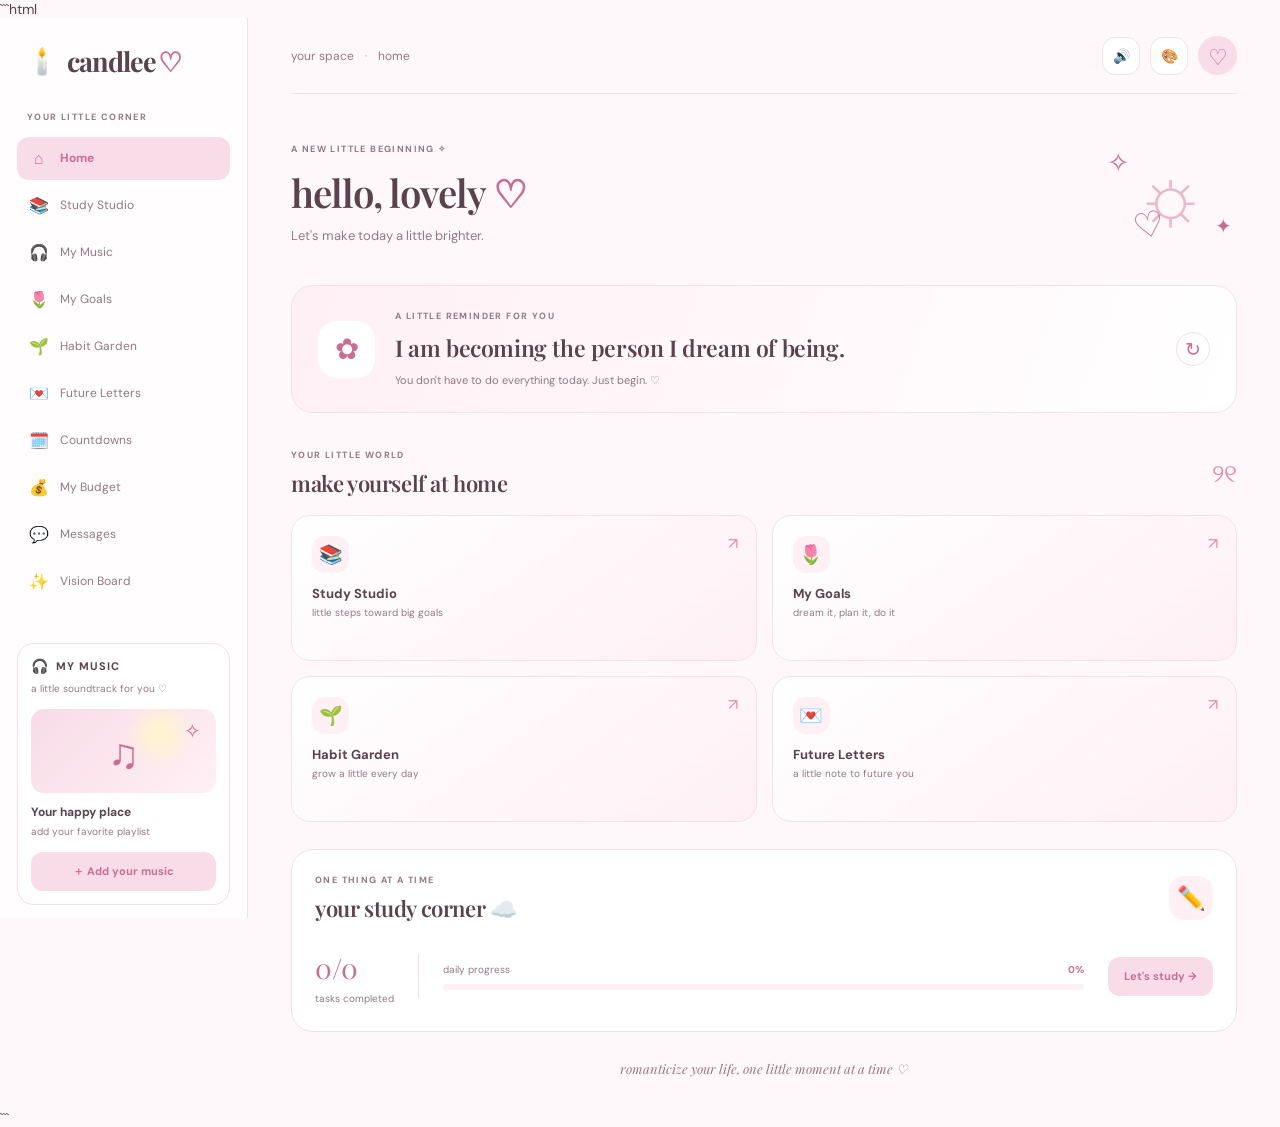
<file: Index.html>
```html
<!DOCTYPE html>
<html lang="en">
<head>
  <meta charset="UTF-8">
  <meta name="viewport" content="width=device-width, initial-scale=1.0">

  <title>Candlee ♡ A Little Light for Your Everyday</title>

  <meta name="description" content="Your cozy personal space for studying, dreaming, building habits, and becoming who you want to be.">

  <link rel="preconnect" href="https://fonts.googleapis.com">
  <link rel="preconnect" href="https://fonts.gstatic.com" crossorigin>

  <link href="https://fonts.googleapis.com/css2?family=DM+Sans:wght@400;500;600;700&family=Playfair+Display:ital,wght@0,500;0,600;0,700;1,500&display=swap" rel="stylesheet">

  <link rel="stylesheet" href="style.css">
</head>

<body data-theme="pink">

  <div class="app-shell">

    <!-- SIDEBAR -->
    <aside class="sidebar">

      <a href="#" class="brand" aria-label="Candlee home">
        <span class="brand-icon">🕯️</span>
        <span class="brand-name">candlee<span class="brand-heart">♡</span></span>
      </a>

      <p class="sidebar-caption">YOUR LITTLE CORNER</p>

      <nav class="navigation" aria-label="Main navigation">

        <button class="nav-item active" data-page="home">
          <span>⌂</span> Home
        </button>

        <button class="nav-item" data-page="study">
          <span>📚</span> Study Studio
        </button>

        <button class="nav-item" data-page="music">
          <span>🎧</span> My Music
        </button>

        <button class="nav-item" data-page="goals">
          <span>🌷</span> My Goals
        </button>

        <button class="nav-item" data-page="habits">
          <span>🌱</span> Habit Garden
        </button>

        <button class="nav-item" data-page="letters">
          <span>💌</span> Future Letters
        </button>

        <button class="nav-item" data-page="countdowns">
          <span>🗓️</span> Countdowns
        </button>

        <button class="nav-item" data-page="budget">
          <span>💰</span> My Budget
        </button>

        <button class="nav-item" data-page="messages">
          <span>💬</span> Messages
        </button>

        <button class="nav-item" data-page="vision">
          <span>✨</span> Vision Board
        </button>

      </nav>

      <div class="sidebar-divider"></div>

      <!-- MINI MUSIC PLAYER -->
      <section class="mini-widget music-widget">

        <div class="widget-heading">
          <span>🎧</span>
          <h3>MY MUSIC</h3>
        </div>

        <p class="widget-subtitle">a little soundtrack for you ♡</p>

        <div class="music-art" aria-hidden="true">
          <span>♫</span>
          <span class="music-sparkle">✧</span>
        </div>

        <p class="music-title" id="playlist-name">Your happy place</p>
        <p class="music-description" id="playlist-description">
          add your favorite playlist
        </p>

        <button class="soft-button full-button" id="add-music-button">
          ＋ Add your music
        </button>

        <div class="music-embed" id="music-embed"></div>

        <div class="music-settings" id="music-settings" hidden>
          <label for="spotify-link">Spotify playlist link</label>

          <input
            type="url"
            id="spotify-link"
            placeholder="Paste your playlist link..."
          >

          <button class="soft-button full-button" id="save-music-button">
            Add playlist ♡
          </button>

          <button class="text-button full-button" id="cancel-music-button">
            Cancel
          </button>

          <p class="tiny-note">
            You can also explore account connection options in a future update.
          </p>
        </div>

      </section>

      <!-- MINI STUDY PLAN -->
      <section class="mini-widget study-widget">

        <button class="widget-heading study-widget-toggle" id="study-widget-toggle" aria-expanded="true">
          <span>📝</span>
          <h3>MY STUDY PLAN</h3>
          <span class="expand-icon" id="expand-icon">⌄</span>
        </button>

        <p class="widget-subtitle" id="study-date-label">
          little steps, big dreams ♡
        </p>

        <div id="mini-study-content">

          <div class="progress-info">
            <span>Today's progress</span>
            <span id="mini-progress-text">0%</span>
          </div>

          <div class="progress-track">
            <div class="progress-fill" id="mini-progress-fill"></div>
          </div>

          <div id="mini-task-list" class="mini-task-list"></div>

          <button class="text-button full-button" data-page="study">
            Open Study Studio →
          </button>

        </div>

      </section>

      <div class="sidebar-footer">
        <span class="footer-sparkle">✧</span>
        made with a little love
        <span class="footer-heart">♡</span>
      </div>

    </aside>

    <!-- MAIN CONTENT -->
    <main class="main-content">

      <header class="topbar">

        <div class="breadcrumb">
          <span>your space</span>
          <span class="breadcrumb-dot">·</span>
          <span id="current-section">home</span>
        </div>

        <div class="topbar-actions">

          <button class="icon-button" id="sound-toggle" title="Toggle button sounds" aria-label="Toggle button sounds">
            🔊
          </button>

          <button class="icon-button" id="theme-open-button" title="Change theme" aria-label="Change theme">
            🎨
          </button>

          <div class="profile-avatar" title="Your personal space">♡</div>

        </div>

      </header>

      <!-- HOME PAGE -->
      <section class="page active-page" id="page-home">

        <div class="welcome-row">

          <div>
            <p class="eyebrow">A NEW LITTLE BEGINNING ✧</p>

            <h1 id="welcome-heading">
              hello, lovely<span class="heading-flower"> ♡</span>
            </h1>

            <p class="welcome-subtitle">
              Let's make today a little brighter.
            </p>
          </div>

          <div class="welcome-decoration" aria-hidden="true">
            <span class="decoration-sun">☼</span>
            <span class="decoration-star star-one">✧</span>
            <span class="decoration-star star-two">✦</span>
            <span class="decoration-heart">♡</span>
          </div>

        </div>

        <!-- DAILY AFFIRMATION -->
        <section class="affirmation-card">

          <div class="affirmation-icon">✿</div>

          <div class="affirmation-copy">
            <p class="eyebrow">A LITTLE REMINDER FOR YOU</p>

            <h2 id="affirmation-text">
              I am becoming the person I dream of being.
            </h2>

            <p>You don't have to do everything today. Just begin. ♡</p>
          </div>

          <button class="affirmation-refresh" id="new-affirmation" title="New affirmation" aria-label="Show another affirmation">
            ↻
          </button>

        </section>

        <!-- QUICK ACCESS CARDS -->
        <div class="section-heading">

          <div>
            <p class="eyebrow">YOUR LITTLE WORLD</p>
            <h2>make yourself at home</h2>
          </div>

          <span class="heading-decoration">୨୧</span>

        </div>

        <div class="quick-grid">

          <button class="quick-card study-card" data-page="study">
            <span class="quick-icon">📚</span>
            <span class="quick-title">Study Studio</span>
            <span class="quick-description">little steps toward big goals</span>
            <span class="quick-arrow">↗</span>
          </button>

          <button class="quick-card goals-card" data-page="goals">
            <span class="quick-icon">🌷</span>
            <span class="quick-title">My Goals</span>
            <span class="quick-description">dream it, plan it, do it</span>
            <span class="quick-arrow">↗</span>
          </button>

          <button class="quick-card habits-card" data-page="habits">
            <span class="quick-icon">🌱</span>
            <span class="quick-title">Habit Garden</span>
            <span class="quick-description">grow a little every day</span>
            <span class="quick-arrow">↗</span>
          </button>

          <button class="quick-card letters-card" data-page="letters">
            <span class="quick-icon">💌</span>
            <span class="quick-title">Future Letters</span>
            <span class="quick-description">a little note to future you</span>
            <span class="quick-arrow">↗</span>
          </button>

        </div>

        <!-- STUDY SUMMARY -->
        <section class="home-study-card">

          <div class="study-summary-top">

            <div>
              <p class="eyebrow">ONE THING AT A TIME</p>
              <h2>your study corner ☁️</h2>
            </div>

            <span class="study-summary-icon">✏️</span>

          </div>

          <div class="study-summary-bottom">

            <div>
              <p class="summary-number" id="home-task-count">0</p>
              <p class="summary-label">tasks completed</p>
            </div>

            <div class="summary-divider"></div>

            <div class="summary-progress-area">
              <div class="progress-info">
                <span>daily progress</span>
                <span id="home-progress-text">0%</span>
              </div>

              <div class="progress-track">
                <div class="progress-fill" id="home-progress-fill"></div>
              </div>
            </div>

            <button class="soft-button" data-page="study">
              Let's study →
            </button>

          </div>

        </section>

        <p class="bottom-note">
          romanticize your life, one little moment at a time ♡
        </p>

      </section>

      <!-- STUDY STUDIO -->
      <section class="page" id="page-study">

        <div class="page-intro">
          <p class="eyebrow">YOUR COZY PRODUCTIVITY CORNER</p>
          <h1>Study Studio <span>📚</span></h1>
          <p>Small steps count. Let's make studying feel a little sweeter.</p>
        </div>

        <div class="study-layout">

          <section class="content-card study-tasks-card">

            <div class="card-title-row">
              <div>
                <p class="eyebrow">YOUR CHECKLIST</p>
                <h2>today's little tasks</h2>
              </div>

              <span>✿</span>
            </div>

            <form id="new-task-form" class="new-task-form">
              <label class="visually-hidden" for="new-task-input">New study task</label>

              <input
                type="text"
                id="new-task-input"
                placeholder="Add something to study..."
                maxlength="120"
                required
              >

              <button type="submit" class="soft-button">＋ Add</button>
            </form>

            <div class="full-task-list" id="full-task-list"></div>

            <p class="tiny-note">
              Your checklist is shared with the mini plan in your sidebar.
            </p>

          </section>

          <section class="content-card timer-card">

            <p class="eyebrow">A LITTLE FOCUS TIME</p>
            <h2>cozy focus timer ☁️</h2>

            <div class="timer-decoration">♡</div>

            <div class="timer-display" id="timer-display">25:00</div>

            <p class="timer-caption" id="timer-caption">one thing at a time.</p>

            <div class="timer-controls">
              <button class="soft-button" id="timer-start">Start</button>
              <button class="outline-button" id="timer-reset">Reset</button>
            </div>

            <div class="timer-presets">
              <button data-minutes="15">15 min</button>
              <button class="selected" data-minutes="25">25 min</button>
              <button data-minutes="45">45 min</button>
            </div>

          </section>

        </div>

        <section class="content-card study-coming-soon">

          <p class="eyebrow">MORE GOOD THINGS ARE GROWING</p>
          <h2>Your Study Studio is just getting started ✨</h2>

          <div class="coming-soon-grid">
            <div>🗂️<span>Flashcards</span></div>
            <div>✍️<span>Digital notes</span></div>
            <div>📝<span>Quiz maker</span></div>
            <div>📅<span>Study planner</span></div>
          </div>

        </section>

      </section>

      <!-- MUSIC PAGE -->
      <section class="page" id="page-music">

        <div class="page-intro">
          <p class="eyebrow">YOUR OWN LITTLE SOUNDTRACK</p>
          <h1>My Music <span>🎧</span></h1>
          <p>Choose the songs that make your world feel like yours.</p>
        </div>

        <section class="content-card">

          <h2>Bring your favorite playlist ♡</h2>

          <p class="body-copy">
            Add a Spotify playlist using its link. Candlee will display the official Spotify player.
          </p>

          <button class="soft-button" id="music-page-add">
            ＋ Add a Spotify playlist
          </button>

          <div id="music-page-embed" class="music-page-embed"></div>

          <div class="music-options-note">
            <span>🎵</span>
            <div>
              <strong>Your music, your way.</strong>
              <p>Connecting a Spotify account for playlist selection can be added in a later development phase.</p>
            </div>
          </div>

        </section>

      </section>

      <!-- GOALS PAGE -->
      <section class="page" id="page-goals">

        <div class="page-intro">
          <p class="eyebrow">DREAM A LITTLE BIGGER</p>
          <h1>My Goals <span>🌷</span></h1>
          <p>Your dreams deserve a little space to grow.</p>
        </div>

        <section class="content-card">

          <h2>My little goals</h2>

          <form id="goal-form" class="new-task-form">
            <label class="visually-hidden" for="goal-input">New goal</label>
            <input id="goal-input" type="text" placeholder="What's something you want to achieve?" maxlength="160" required>
            <button class="soft-button" type="submit">＋ Add goal</button>
          </form>

          <div id="goal-list" class="goal-list"></div>

        </section>

      </section>

      <!-- HABITS PAGE -->
      <section class="page" id="page-habits">

        <div class="page-intro">
          <p class="eyebrow">GENTLE GROWTH</p>
          <h1>Habit Garden <span>🌱</span></h1>
          <p>You don't need to bloom all at once.</p>
        </div>

        <section class="content-card">

          <h2>Today's habits</h2>

          <form id="habit-form" class="new-task-form">
            <label class="visually-hidden" for="habit-input">New daily habit</label>
            <input id="habit-input" type="text" placeholder="A habit you want to build..." maxlength="120" required>
            <button class="soft-button" type="submit">＋ Add habit</button>
          </form>

          <div id="habit-list" class="habit-list"></div>

        </section>

      </section>

      <!-- FUTURE LETTERS PAGE -->
      <section class="page" id="page-letters">

        <div class="page-intro">
          <p class="eyebrow">A LITTLE LOVE THROUGH TIME</p>
          <h1>Future Letters <span>💌</span></h1>
          <p>Leave a little piece of today's you for tomorrow's you.</p>
        </div>

        <section class="content-card">

          <h2>Write to your future self</h2>

          <form id="letter-form" class="stacked-form">

            <label for="letter-title">Letter title</label>
            <input id="letter-title" type="text" maxlength="100" placeholder="Dear future me..." required>

            <label for="letter-date">When should it open?</label>
            <input id="letter-date" type="date" required>

            <label for="letter-body">Your letter</label>
            <textarea id="letter-body" rows="6" maxlength="5000" placeholder="Write anything your heart needs to say..." required></textarea>

            <button type="submit" class="soft-button">Seal my letter 💌</button>

          </form>

          <div id="letter-list" class="letter-list"></div>

          <p class="security-note">
            Early preview: letters are stored in this browser and hidden until their date.
            This first version does not provide secure, server-enforced locking.
            Do not use it for secrets that must remain inaccessible before the opening date.
          </p>

        </section>

      </section>

      <!-- COUNTDOWNS PAGE -->
      <section class="page" id="page-countdowns">

        <div class="page-intro">
          <p class="eyebrow">ONE DAY AT A TIME</p>
          <h1>Countdowns <span>🗓️</span></h1>
          <p>Keep the important little moments in sight.</p>
        </div>

        <section class="content-card">

          <h2>Something to look forward to</h2>

          <form id="countdown-form" class="new-task-form">
            <label class="visually-hidden" for="countdown-title">Countdown title</label>
            <input id="countdown-title" type="text" placeholder="Exam, birthday, appointment..." maxlength="100" required>

            <label class="visually-hidden" for="countdown-date">Countdown date</label>
            <input id="countdown-date" type="datetime-local" required>

            <button type="submit" class="soft-button">＋ Add</button>
          </form>

          <div id="countdown-list" class="countdown-list"></div>

        </section>

      </section>

      <!-- BUDGET PAGE -->
      <section class="page" id="page-budget">

        <div class="page-intro">
          <p class="eyebrow">A LITTLE FINANCIAL PEACE</p>
          <h1>My Budget <span>💰</span></h1>
          <p>Small savings can grow into beautiful things.</p>
        </div>

        <section class="content-card">

          <h2>Your savings corner</h2>

          <div class="budget-summary">

            <div>
              <p class="eyebrow">TOTAL SAVED</p>
              <h2 id="budget-total">$0.00</h2>
            </div>

            <div>
              <p class="eyebrow">SAVINGS GOAL</p>
              <h2 id="budget-goal-display">$100.00</h2>
            </div>

          </div>

          <form id="budget-goal-form" class="new-task-form">
            <label class="visually-hidden" for="budget-goal-input">Savings goal in dollars</label>
            <input id="budget-goal-input" type="number" min="0" step="0.01" placeholder="Set savings goal ($)" required>
            <button class="soft-button" type="submit">Set goal</button>
          </form>

          <div class="progress-track budget-progress">
            <div class="progress-fill" id="budget-progress-fill"></div>
          </div>

          <form id="budget-entry-form" class="new-task-form budget-entry-form">
            <label class="visually-hidden" for="budget-entry-name">Transaction description</label>
            <input id="budget-entry-name" type="text" placeholder="What did you save or spend?" maxlength="120" required>

            <label class="visually-hidden" for="budget-entry-amount">Transaction amount</label>
            <input id="budget-entry-amount" type="number" min="0.01" step="0.01" placeholder="Amount ($)" required>

            <label class="visually-hidden" for="budget-entry-type">Transaction type</label>
            <select id="budget-entry-type">
              <option value="income">Saved / earned</option>
              <option value="expense">Spent</option>
            </select>

            <button type="submit" class="soft-button">＋ Add</button>
          </form>

          <div id="budget-entry-list" class="budget-entry-list"></div>

          <p class="security-note">
            This demo stores budget entries in this browser only. Avoid entering sensitive financial details.
          </p>

        </section>

      </section>

      <!-- MESSAGES PAGE -->
      <section class="page" id="page-messages">

        <div class="page-intro">
          <p class="eyebrow">A LITTLE NOTE CAN MEAN A LOT</p>
          <h1>Messages <span>💬</span></h1>
          <p>Make someone's day with a little kindness.</p>
        </div>

        <section class="content-card">

          <div class="message-placeholder">💌</div>

          <h2>Your message corner is coming soon.</h2>

          <p class="body-copy">
            We're saving this space for cute messages, customizable fonts, and themes.
            Real private messaging will need secure user accounts and a backend.
          </p>

          <div class="coming-soon-grid">
            <div>💗<span>Choose a theme</span></div>
            <div>✍️<span>Pick a font</span></div>
            <div>🎀<span>Send a note</span></div>
          </div>

        </section>

      </section>

      <!-- VISION BOARD PAGE -->
      <section class="page" id="page-vision">

        <div class="page-intro">
          <p class="eyebrow">PICTURE THE LIFE YOU WANT</p>
          <h1>Vision Board <span>✨</span></h1>
          <p>A little reminder of the things you're growing toward.</p>
        </div>

        <section class="content-card">

          <h2>Your dreams belong here</h2>

          <form id="vision-form" class="stacked-form">

            <label for="vision-title">Dream or intention</label>
            <input id="vision-title" type="text" maxlength="120" placeholder="My dream life includes..." required>

            <label for="vision-note">A little description</label>
            <textarea id="vision-note" rows="3" maxlength="500" placeholder="Why does this matter to me?"></textarea>

            <button type="submit" class="soft-button">＋ Add to my board</button>

          </form>

          <div id="vision-list" class="vision-list"></div>

        </section>

      </section>

      <!-- THEME MODAL -->
      <div class="modal-backdrop" id="theme-modal" hidden>

        <section class="theme-modal" role="dialog" aria-modal="true" aria-labelledby="theme-modal-title">

          <div class="modal-heading">
            <div>
              <p class="eyebrow">MAKE YOURSELF AT HOME</p>
              <h2 id="theme-modal-title">Choose your vibe 🎨</h2>
            </div>

            <button class="icon-button" id="theme-close-button" aria-label="Close theme chooser">×</button>
          </div>

          <div class="theme-grid">

            <button class="theme-choice" data-theme-choice="pink">
              <span class="theme-swatch pink-swatch"></span>
              <span>Cotton Candy</span>
            </button>

            <button class="theme-choice" data-theme-choice="cream">
              <span class="theme-swatch cream-swatch"></span>
              <span>Cloud Nine</span>
            </button>

            <button class="theme-choice" data-theme-choice="burgundy">
              <span class="theme-swatch burgundy-swatch"></span>
              <span>Cherry Cola</span>
            </button>

            <button class="theme-choice" data-theme-choice="navy">
              <span class="theme-swatch navy-swatch"></span>
              <span>Midnight</span>
            </button>

            <button class="theme-choice" data-theme-choice="yellow">
              <span class="theme-swatch yellow-swatch"></span>
              <span>Lemon Drop</span>
            </button>

            <button class="theme-choice" data-theme-choice="brown">
              <span class="theme-swatch brown-swatch"></span>
              <span>Teddy Bear</span>
            </button>

            <button class="theme-choice" data-theme-choice="lavender">
              <span class="theme-swatch lavender-swatch"></span>
              <span>Lavender Haze</span>
            </button>

            <button class="theme-choice" data-theme-choice="dark">
              <span class="theme-swatch dark-swatch"></span>
              <span>Dark Mode</span>
            </button>

          </div>

          <p class="tiny-note">Your selected theme is saved in this browser.</p>

        </section>

      </div>

      <!-- TOAST NOTIFICATIONS -->
      <div class="toast" id="toast" role="status" aria-live="polite"></div>

      <footer class="mobile-footer">
        candlee ♡ a little light for your everyday
      </footer>

    </main>

  </div>

  <script src="script.js"></script>

</body>
</html>
```
</file>
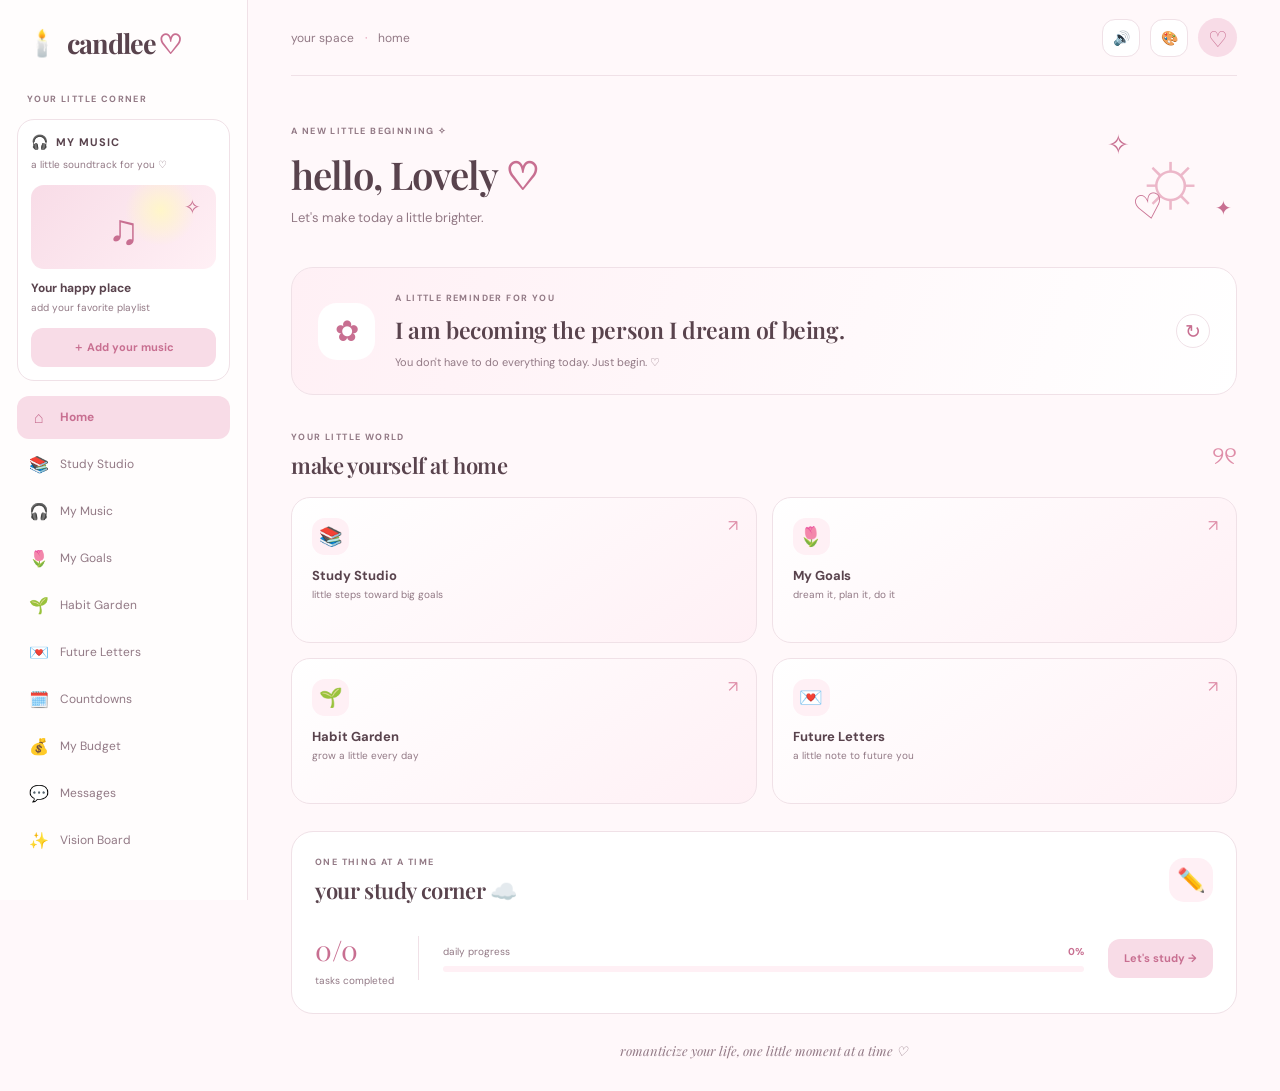
<file: index.html>
<!DOCTYPE html>
<html lang="en">
<head>
  <meta charset="UTF-8">
  <meta name="viewport" content="width=device-width, initial-scale=1.0">

  <title>Candlee ♡ A Little Light for Your Everyday</title>

  <meta name="description" content="Your cozy personal space for studying, dreaming, building habits, and becoming who you want to be.">

  <link rel="preconnect" href="https://fonts.googleapis.com">
  <link rel="preconnect" href="https://fonts.gstatic.com" crossorigin>

  <link href="https://fonts.googleapis.com/css2?family=DM+Sans:wght@400;500;600;700&family=Playfair+Display:ital,wght@0,500;0,600;0,700;1,500&display=swap" rel="stylesheet">

  <link rel="stylesheet" href="style.css">
</head>

<body data-theme="pink">

  <div class="app-shell">

    <!-- SIDEBAR -->
    <aside class="sidebar">

      <a href="#" class="brand" aria-label="Candlee home">
        <span class="brand-icon">🕯️</span>
        <span class="brand-name">candlee<span class="brand-heart">♡</span></span>
      </a>

      <p class="sidebar-caption">YOUR LITTLE CORNER</p>

      <!-- MINI MUSIC PLAYER -->
      <section class="mini-widget music-widget">

        <div class="widget-heading">
          <span>🎧</span>
          <h3>MY MUSIC</h3>
        </div>

        <p class="widget-subtitle">a little soundtrack for you ♡</p>

        <div class="music-art" aria-hidden="true">
          <span>♫</span>
          <span class="music-sparkle">✧</span>
        </div>

        <p class="music-title" id="playlist-name">Your happy place</p>
        <p class="music-description" id="playlist-description">
          add your favorite playlist
        </p>

        <button type="button" class="soft-button full-button" id="add-music-button">
          ＋ Add your music
        </button>

        <div class="music-embed" id="music-embed"></div>

        <div class="music-settings" id="music-settings" hidden>
          <label for="spotify-link">Spotify playlist link</label>

          <input
            type="url"
            id="spotify-link"
            placeholder="Paste your playlist link..."
          >

          <button type="button" class="soft-button full-button" id="save-music-button">
            Add playlist ♡
          </button>

          <button type="button" class="text-button full-button" id="cancel-music-button">
            Cancel
          </button>

          <p class="tiny-note">
            You can also explore account connection options in a future update.
          </p>
        </div>

      </section>

      <!-- MAIN NAVIGATION -->
      <nav class="navigation" aria-label="Main navigation">

        <button type="button" class="nav-item active" data-page="home">
          <span>⌂</span> Home
        </button>

        <button type="button" class="nav-item" data-page="study">
          <span>📚</span> Study Studio
        </button>

        <button type="button" class="nav-item" data-page="music">
          <span>🎧</span> My Music
        </button>

        <button type="button" class="nav-item" data-page="goals">
          <span>🌷</span> My Goals
        </button>

        <button type="button" class="nav-item" data-page="habits">
          <span>🌱</span> Habit Garden
        </button>

        <button type="button" class="nav-item" data-page="letters">
          <span>💌</span> Future Letters
        </button>

        <button type="button" class="nav-item" data-page="countdowns">
          <span>🗓️</span> Countdowns
        </button>

        <button type="button" class="nav-item" data-page="budget">
          <span>💰</span> My Budget
        </button>

        <button type="button" class="nav-item" data-page="messages">
          <span>💬</span> Messages
        </button>

        <button type="button" class="nav-item" data-page="vision">
          <span>✨</span> Vision Board
        </button>

      </nav>

      <div class="sidebar-divider"></div>

      <!-- MINI STUDY PLAN -->
      <section class="mini-widget study-widget">

        <button
          type="button"
          class="widget-heading study-widget-toggle"
          id="study-widget-toggle"
          aria-expanded="true"
        >
          <span>📝</span>
          <h3>MY STUDY PLAN</h3>
          <span class="expand-icon" id="expand-icon">⌄</span>
        </button>

        <p class="widget-subtitle" id="study-date-label">
          little steps, big dreams ♡
        </p>

        <div id="mini-study-content">

          <div class="progress-info">
            <span>Today's progress</span>
            <span id="mini-progress-text">0%</span>
          </div>

          <div class="progress-track">
            <div class="progress-fill" id="mini-progress-fill"></div>
          </div>

          <div id="mini-task-list" class="mini-task-list"></div>

          <button type="button" class="text-button full-button" data-page="study">
            Open Study Studio →
          </button>

        </div>

      </section>

      <div class="sidebar-footer">
        <span class="footer-sparkle">✧</span>
        made with a little love
        <span class="footer-heart">♡</span>
      </div>

    </aside>

    <!-- MAIN CONTENT -->
    <main class="main-content">

      <header class="topbar">

        <div class="breadcrumb">
          <span>your space</span>
          <span class="breadcrumb-dot">·</span>
          <span id="current-section">home</span>
        </div>

        <div class="topbar-actions">

          <button
            type="button"
            class="icon-button"
            id="sound-toggle"
            title="Toggle button sounds"
            aria-label="Toggle button sounds"
          >
            🔊
          </button>

          <button
            type="button"
            class="icon-button"
            id="theme-open-button"
            title="Change theme"
            aria-label="Change theme"
          >
            🎨
          </button>

          <div class="profile-avatar" title="Your personal space">♡</div>

        </div>

      </header>

      <!-- HOME PAGE -->
      <section class="page active-page" id="page-home">

        <div class="welcome-row">

          <div>
            <p class="eyebrow">A NEW LITTLE BEGINNING ✧</p>

            <h1 id="welcome-heading">
              hello, Lovely<span class="heading-flower"> ♡</span>
            </h1>

            <p class="welcome-subtitle">
              Let's make today a little brighter.
            </p>
          </div>

          <div class="welcome-decoration" aria-hidden="true">
            <span class="decoration-sun">☼</span>
            <span class="decoration-star star-one">✧</span>
            <span class="decoration-star star-two">✦</span>
            <span class="decoration-heart">♡</span>
          </div>

        </div>

        <!-- DAILY AFFIRMATION -->
        <section class="affirmation-card">

          <div class="affirmation-icon">✿</div>

          <div class="affirmation-copy">
            <p class="eyebrow">A LITTLE REMINDER FOR YOU</p>

            <h2 id="affirmation-text">
              I am becoming the person I dream of being.
            </h2>

            <p>You don't have to do everything today. Just begin. ♡</p>
          </div>

          <button
            type="button"
            class="affirmation-refresh"
            id="new-affirmation"
            title="New affirmation"
            aria-label="Show another affirmation"
          >
            ↻
          </button>

        </section>

        <!-- QUICK ACCESS CARDS -->
        <div class="section-heading">

          <div>
            <p class="eyebrow">YOUR LITTLE WORLD</p>
            <h2>make yourself at home</h2>
          </div>

          <span class="heading-decoration">୨୧</span>

        </div>

        <div class="quick-grid">

          <button type="button" class="quick-card study-card" data-page="study">
            <span class="quick-icon">📚</span>
            <span class="quick-title">Study Studio</span>
            <span class="quick-description">little steps toward big goals</span>
            <span class="quick-arrow">↗</span>
          </button>

          <button type="button" class="quick-card goals-card" data-page="goals">
            <span class="quick-icon">🌷</span>
            <span class="quick-title">My Goals</span>
            <span class="quick-description">dream it, plan it, do it</span>
            <span class="quick-arrow">↗</span>
          </button>

          <button type="button" class="quick-card habits-card" data-page="habits">
            <span class="quick-icon">🌱</span>
            <span class="quick-title">Habit Garden</span>
            <span class="quick-description">grow a little every day</span>
            <span class="quick-arrow">↗</span>
          </button>

          <button type="button" class="quick-card letters-card" data-page="letters">
            <span class="quick-icon">💌</span>
            <span class="quick-title">Future Letters</span>
            <span class="quick-description">a little note to future you</span>
            <span class="quick-arrow">↗</span>
          </button>

        </div>

        <!-- STUDY SUMMARY -->
        <section class="home-study-card">

          <div class="study-summary-top">

            <div>
              <p class="eyebrow">ONE THING AT A TIME</p>
              <h2>your study corner ☁️</h2>
            </div>

            <span class="study-summary-icon">✏️</span>

          </div>

          <div class="study-summary-bottom">

            <div>
              <p class="summary-number" id="home-task-count">0</p>
              <p class="summary-label">tasks completed</p>
            </div>

            <div class="summary-divider"></div>

            <div class="summary-progress-area">
              <div class="progress-info">
                <span>daily progress</span>
                <span id="home-progress-text">0%</span>
              </div>

              <div class="progress-track">
                <div class="progress-fill" id="home-progress-fill"></div>
              </div>
            </div>

            <button type="button" class="soft-button" data-page="study">
              Let's study →
            </button>

          </div>

        </section>

        <p class="bottom-note">
          romanticize your life, one little moment at a time ♡
        </p>

      </section>

      <!-- STUDY STUDIO -->
      <section class="page" id="page-study">

        <div class="page-intro">
          <p class="eyebrow">YOUR COZY PRODUCTIVITY CORNER</p>
          <h1>Study Studio <span>📚</span></h1>
          <p>Small steps count. Let's make studying feel a little sweeter.</p>
        </div>

        <div class="study-layout">

          <section class="content-card study-tasks-card">

            <div class="card-title-row">
              <div>
                <p class="eyebrow">YOUR CHECKLIST</p>
                <h2>today's little tasks</h2>
              </div>

              <span>✿</span>
            </div>

            <form id="new-task-form" class="new-task-form">
              <label class="visually-hidden" for="new-task-input">
                New study task
              </label>

              <input
                type="text"
                id="new-task-input"
                placeholder="Add something to study..."
                maxlength="120"
                required
              >

              <button type="submit" class="soft-button">＋ Add</button>
            </form>

            <div class="full-task-list" id="full-task-list"></div>

            <p class="tiny-note">
              Your checklist is shared with the mini plan in your sidebar.
            </p>

          </section>

          <section class="content-card timer-card">

            <p class="eyebrow">A LITTLE FOCUS TIME</p>
            <h2>cozy focus timer ☁️</h2>

            <div class="timer-decoration">♡</div>

            <div class="timer-display" id="timer-display">25:00</div>

            <p class="timer-caption" id="timer-caption">one thing at a time.</p>

            <div class="timer-controls">
              <button type="button" class="soft-button" id="timer-start">Start</button>
              <button type="button" class="outline-button" id="timer-reset">Reset</button>
            </div>

            <div class="timer-presets">
              <button type="button" data-minutes="15">15 min</button>
              <button type="button" class="selected" data-minutes="25">25 min</button>
              <button type="button" data-minutes="45">45 min</button>
            </div>

          </section>

        </div>

        <!-- DIGITAL NOTEBOOK -->
        <section class="content-card notebook-card" id="digital-notebook">

          <div class="notebook-heading">
            <div>
              <p class="eyebrow">YOUR LITTLE CORNER OF KNOWLEDGE</p>
              <h2>the digital notebook <span>✒️</span></h2>
              <p class="notebook-subtitle">
                Collect your thoughts, one page at a time.
              </p>
            </div>

            <button type="button" class="soft-button" id="notebook-new-page">
              ＋ New Page
            </button>
          </div>

          <label class="visually-hidden" for="notebook-search">
            Search notebook pages
          </label>

          <input
            type="search"
            id="notebook-search"
            class="notebook-search"
            placeholder="Search your pages..."
          >

          <div class="notebook-layout">

            <aside class="notebook-sidebar">
              <p class="eyebrow">YOUR PAGES</p>
              <div id="notebook-page-list" class="notebook-page-list"></div>
            </aside>

            <div class="notebook-paper" id="notebook-paper">
              <div class="notebook-paper-inner">

                <p class="notebook-chapter">A NOTE TO REMEMBER</p>

                <label for="notebook-page-subject" class="notebook-field-label">
                  SUBJECT / COLLECTION
                </label>

                <input
                  type="text"
                  id="notebook-page-subject"
                  class="notebook-subject"
                  placeholder="e.g. Biology, Literature, Personal..."
                  maxlength="80"
                  disabled
                >

                <label for="notebook-page-title" class="notebook-field-label">
                  PAGE TITLE
                </label>

                <input
                  type="text"
                  id="notebook-page-title"
                  class="notebook-title"
                  placeholder="Give this page a title..."
                  maxlength="120"
                  disabled
                >

                <label for="notebook-page-body" class="notebook-field-label">
                  YOUR NOTES
                </label>

                <textarea
                  id="notebook-page-body"
                  class="notebook-writing"
                  placeholder="Begin wherever your thoughts take you..."
                  disabled
                ></textarea>

                <div class="notebook-footer">
                  <span id="notebook-save-status" aria-live="polite">
                    Create a page to begin ♡
                  </span>

                  <button
                    type="button"
                    class="outline-button"
                    id="notebook-delete-page"
                    disabled
                  >
                    Delete Page
                  </button>
                </div>

              </div>
            </div>

          </div>

          <p class="tiny-note">
            Your pages save in this browser on this device. ♡
          </p>

        </section>

        <!-- OTHER STUDY FEATURES -->
        <section class="content-card study-coming-soon">

          <p class="eyebrow">MORE GOOD THINGS ARE GROWING</p>
          <h2>Your Study Studio is just getting started ✨</h2>

          <div class="coming-soon-grid">
            <div>🗂️<span>Flashcards</span></div>
            <div>✍️<span>Digital notes</span></div>
            <div>📝<span>Quiz maker</span></div>
            <div>📅<span>Study planner</span></div>
          </div>

        </section>

      </section>

      <!-- MUSIC PAGE -->
      <section class="page" id="page-music">

        <div class="page-intro">
          <p class="eyebrow">YOUR OWN LITTLE SOUNDTRACK</p>
          <h1>My Music <span>🎧</span></h1>
          <p>Choose the songs that make your world feel like yours.</p>
        </div>

        <section class="content-card">

          <h2>Bring your favorite playlist ♡</h2>

          <p class="body-copy">
            Add a Spotify playlist using its link. Candlee will display the official Spotify player.
          </p>

          <button type="button" class="soft-button" id="music-page-add">
            ＋ Add a Spotify playlist
          </button>

          <div id="music-page-embed" class="music-page-embed"></div>

          <div class="music-options-note">
            <span>🎵</span>
            <div>
              <strong>Your music, your way.</strong>
              <p>Connecting a Spotify account for playlist selection can be added in a later development phase.</p>
            </div>
          </div>

        </section>

      </section>

      <!-- GOALS PAGE -->
      <section class="page" id="page-goals">

        <div class="page-intro">
          <p class="eyebrow">DREAM A LITTLE BIGGER</p>
          <h1>My Goals <span>🌷</span></h1>
          <p>Your dreams deserve a little space to grow.</p>
        </div>

        <section class="content-card">

          <h2>My little goals</h2>

          <form id="goal-form" class="new-task-form">
            <label class="visually-hidden" for="goal-input">New goal</label>

            <input
              id="goal-input"
              type="text"
              placeholder="What's something you want to achieve?"
              maxlength="160"
              required
            >

            <button class="soft-button" type="submit">＋ Add goal</button>
          </form>

          <div id="goal-list" class="goal-list"></div>

        </section>

      </section>

      <!-- HABITS PAGE -->
      <section class="page" id="page-habits">

        <div class="page-intro">
          <p class="eyebrow">GENTLE GROWTH</p>
          <h1>Habit Garden <span>🌱</span></h1>
          <p>You don't need to bloom all at once.</p>
        </div>

        <section class="content-card">

          <h2>Today's habits</h2>

          <form id="habit-form" class="new-task-form">
            <label class="visually-hidden" for="habit-input">
              New daily habit
            </label>

            <input
              id="habit-input"
              type="text"
              placeholder="A habit you want to build..."
              maxlength="120"
              required
            >

            <button class="soft-button" type="submit">＋ Add habit</button>
          </form>

          <div id="habit-list" class="habit-list"></div>

        </section>

      </section>

      <!-- FUTURE LETTERS PAGE -->
      <section class="page" id="page-letters">

        <div class="page-intro">
          <p class="eyebrow">A LITTLE LOVE THROUGH TIME</p>
          <h1>Future Letters <span>💌</span></h1>
          <p>Leave a little piece of today's you for tomorrow's you.</p>
        </div>

        <section class="content-card">

          <h2>Write to your future self</h2>

          <form id="letter-form" class="stacked-form">

            <label for="letter-title">Letter title</label>
            <input
              id="letter-title"
              type="text"
              maxlength="100"
              placeholder="Dear future me..."
              required
            >

            <label for="letter-date">When should it open?</label>
            <input id="letter-date" type="date" required>

            <label for="letter-body">Your letter</label>
            <textarea
              id="letter-body"
              rows="6"
              maxlength="5000"
              placeholder="Write anything your heart needs to say..."
              required
            ></textarea>

            <button type="submit" class="soft-button">Seal my letter 💌</button>

          </form>

          <div id="letter-list" class="letter-list"></div>

          <p class="security-note">
            Early preview: letters are stored in this browser and hidden until their date.
            This first version does not provide secure, server-enforced locking.
            Do not use it for secrets that must remain inaccessible before the opening date.
          </p>

        </section>

      </section>

      <!-- COUNTDOWNS PAGE -->
      <section class="page" id="page-countdowns">

        <div class="page-intro">
          <p class="eyebrow">ONE DAY AT A TIME</p>
          <h1>Countdowns <span>🗓️</span></h1>
          <p>Keep the important little moments in sight.</p>
        </div>

        <section class="content-card">

          <h2>Something to look forward to</h2>

          <form id="countdown-form" class="new-task-form">
            <label class="visually-hidden" for="countdown-title">
              Countdown title
            </label>

            <input
              id="countdown-title"
              type="text"
              placeholder="Exam, birthday, appointment..."
              maxlength="100"
              required
            >

            <label class="visually-hidden" for="countdown-date">
              Countdown date
            </label>

            <input id="countdown-date" type="datetime-local" required>

            <button type="submit" class="soft-button">＋ Add</button>
          </form>

          <div id="countdown-list" class="countdown-list"></div>

        </section>

      </section>

      <!-- BUDGET PAGE -->
      <section class="page" id="page-budget">

        <div class="page-intro">
          <p class="eyebrow">A LITTLE FINANCIAL PEACE</p>
          <h1>My Budget <span>💰</span></h1>
          <p>Small savings can grow into beautiful things.</p>
        </div>

        <section class="content-card">

          <h2>Your savings corner</h2>

          <div class="budget-summary">

            <div>
              <p class="eyebrow">TOTAL SAVED</p>
              <h2 id="budget-total">$0.00</h2>
            </div>

            <div>
              <p class="eyebrow">SAVINGS GOAL</p>
              <h2 id="budget-goal-display">$100.00</h2>
            </div>

          </div>

          <form id="budget-goal-form" class="new-task-form">
            <label class="visually-hidden" for="budget-goal-input">
              Savings goal in dollars
            </label>

            <input
              id="budget-goal-input"
              type="number"
              min="0"
              step="0.01"
              placeholder="Set savings goal ($)"
              required
            >

            <button class="soft-button" type="submit">Set goal</button>
          </form>

          <div class="progress-track budget-progress">
            <div class="progress-fill" id="budget-progress-fill"></div>
          </div>

          <form id="budget-entry-form" class="new-task-form budget-entry-form">
            <label class="visually-hidden" for="budget-entry-name">
              Transaction description
            </label>

            <input
              id="budget-entry-name"
              type="text"
              placeholder="What did you save or spend?"
              maxlength="120"
              required
            >

            <label class="visually-hidden" for="budget-entry-amount">
              Transaction amount
            </label>

            <input
              id="budget-entry-amount"
              type="number"
              min="0.01"
              step="0.01"
              placeholder="Amount ($)"
              required
            >

            <label class="visually-hidden" for="budget-entry-type">
              Transaction type
            </label>

            <select id="budget-entry-type">
              <option value="income">Saved / earned</option>
              <option value="expense">Spent</option>
            </select>

            <button type="submit" class="soft-button">＋ Add</button>
          </form>

          <div id="budget-entry-list" class="budget-entry-list"></div>

          <p class="security-note">
            This demo stores budget entries in this browser only. Avoid entering sensitive financial details.
          </p>

        </section>

      </section>

      <!-- MESSAGES PAGE -->
      <section class="page" id="page-messages">

        <div class="page-intro">
          <p class="eyebrow">A LITTLE NOTE CAN MEAN A LOT</p>
          <h1>Messages <span>💬</span></h1>
          <p>Make someone's day with a little kindness.</p>
        </div>

        <section class="content-card">

          <div class="message-placeholder">💌</div>

          <h2>Your message corner is coming soon.</h2>

          <p class="body-copy">
            We're saving this space for cute messages, customizable fonts, and themes.
            Real private messaging will need secure user accounts and a backend.
          </p>

          <div class="coming-soon-grid">
            <div>💗<span>Choose a theme</span></div>
            <div>✍️<span>Pick a font</span></div>
            <div>🎀<span>Send a note</span></div>
          </div>

        </section>

      </section>

      <!-- VISION BOARD PAGE -->
      <section class="page" id="page-vision">

        <div class="page-intro">
          <p class="eyebrow">PICTURE THE LIFE YOU WANT</p>
          <h1>Vision Board <span>✨</span></h1>
          <p>A little reminder of the things you're growing toward.</p>
        </div>

        <section class="content-card">

          <h2>Your dreams belong here</h2>

          <form id="vision-form" class="stacked-form">

            <label for="vision-title">Dream or intention</label>
            <input
              id="vision-title"
              type="text"
              maxlength="120"
              placeholder="My dream life includes..."
              required
            >

            <label for="vision-note">A little description</label>
            <textarea
              id="vision-note"
              rows="3"
              maxlength="500"
              placeholder="Why does this matter to me?"
            ></textarea>

            <button type="submit" class="soft-button">＋ Add to my board</button>

          </form>

          <div id="vision-list" class="vision-list"></div>

        </section>

      </section>

      <!-- THEME MODAL -->
      <div class="modal-backdrop" id="theme-modal" hidden>

        <section
          class="theme-modal"
          role="dialog"
          aria-modal="true"
          aria-labelledby="theme-modal-title"
        >

          <div class="modal-heading">
            <div>
              <p class="eyebrow">MAKE YOURSELF AT HOME</p>
              <h2 id="theme-modal-title">Choose your vibe 🎨</h2>
            </div>

            <button
              type="button"
              class="icon-button"
              id="theme-close-button"
              aria-label="Close theme chooser"
            >
              ×
            </button>
          </div>

          <div class="theme-grid">

            <button type="button" class="theme-choice" data-theme-choice="pink">
              <span class="theme-swatch pink-swatch"></span>
              <span>Cotton Candy</span>
            </button>

            <button type="button" class="theme-choice" data-theme-choice="cream">
              <span class="theme-swatch cream-swatch"></span>
              <span>Cloud Nine</span>
            </button>

            <button type="button" class="theme-choice" data-theme-choice="burgundy">
              <span class="theme-swatch burgundy-swatch"></span>
              <span>Cherry Cola</span>
            </button>

            <button type="button" class="theme-choice" data-theme-choice="navy">
              <span class="theme-swatch navy-swatch"></span>
              <span>Midnight</span>
            </button>

            <button type="button" class="theme-choice" data-theme-choice="yellow">
              <span class="theme-swatch yellow-swatch"></span>
              <span>Lemon Drop</span>
            </button>

            <button type="button" class="theme-choice" data-theme-choice="brown">
              <span class="theme-swatch brown-swatch"></span>
              <span>Teddy Bear</span>
            </button>

            <button type="button" class="theme-choice" data-theme-choice="lavender">
              <span class="theme-swatch lavender-swatch"></span>
              <span>Lavender Haze</span>
            </button>

            <!-- NEW THEMES -->

            <button type="button" class="theme-choice" data-theme-choice="light">
              <span class="theme-swatch light-swatch"></span>
              <span>Daydream</span>
            </button>

            <button type="button" class="theme-choice" data-theme-choice="red">
              <span class="theme-swatch red-swatch"></span>
              <span>Love Letter</span>
            </button>

            <button type="button" class="theme-choice" data-theme-choice="green">
              <span class="theme-swatch green-swatch"></span>
              <span>Secret Garden</span>
            </button>

            <button type="button" class="theme-choice" data-theme-choice="dark">
              <span class="theme-swatch dark-swatch"></span>
              <span>Eclipse</span>
            </button>

          </div>

        </section>

      </div>

    </main>

  </div>

  <!-- KEEP THE EXISTING JAVASCRIPT FILE -->
  <script src="script.js" defer></script>
  <script src="study-tools.js" defer></script>

</body>
</html>
</file>
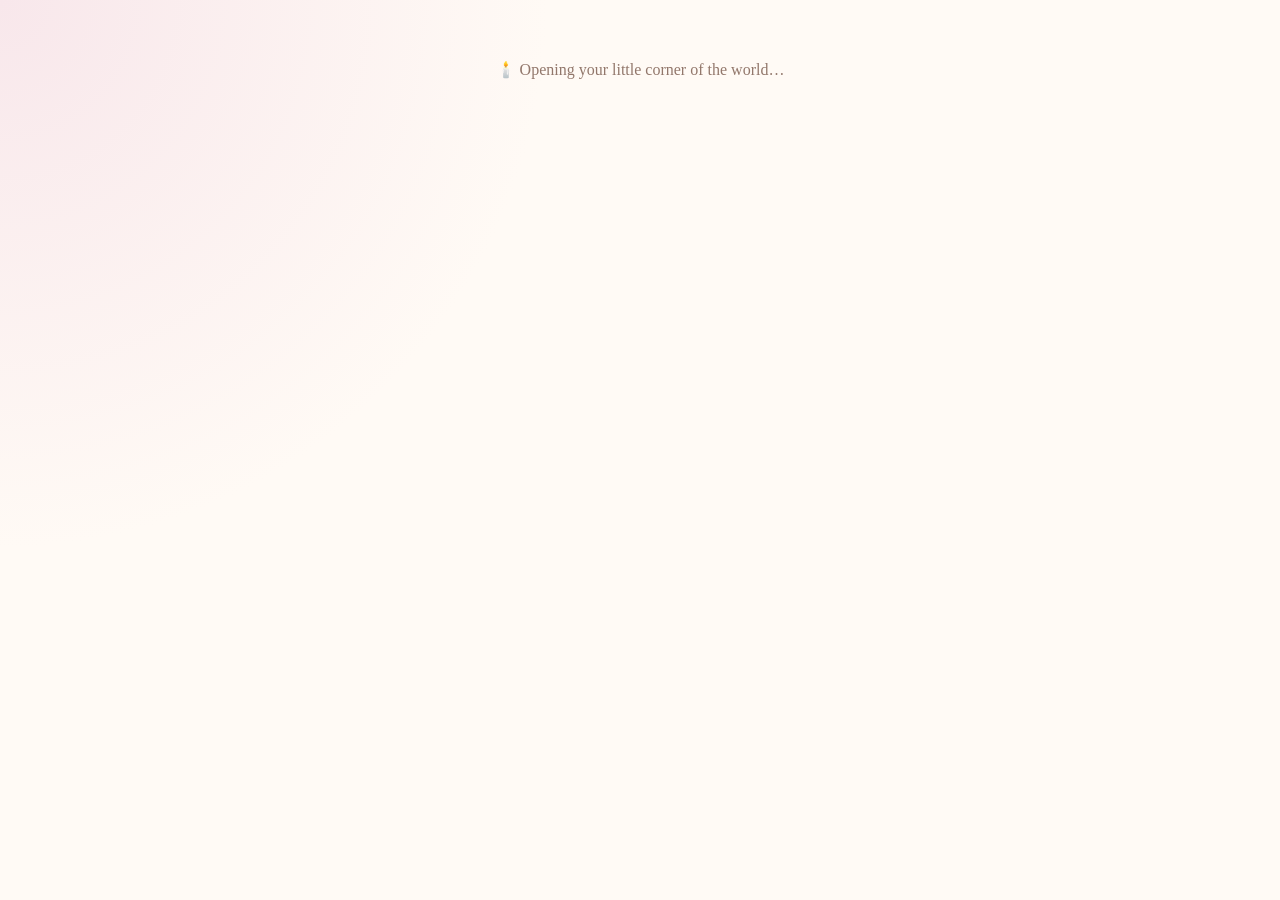
<file: dashboard.html>
<!DOCTYPE html>
<html lang="en">
<head>
  <meta charset="UTF-8">
  <meta name="viewport" content="width=device-width, initial-scale=1.0">
  <title>My Candlee | Dashboard</title>

  <style>
    :root {
      --cream: #fffaf5;
      --pink: #f4dce3;
      --dark-pink: #d88fa5;
      --brown: #624b42;
      --light-brown: #92776b;
      --white: #ffffff;
      --border: #eadbd3;
    }

    * {
      box-sizing: border-box;
    }

    body {
      margin: 0;
      min-height: 100vh;
      background:
        radial-gradient(circle at top left, #f8e7eb, transparent 35%),
        var(--cream);
      color: var(--brown);
      font-family: Georgia, "Times New Roman", serif;
    }

    header {
      display: flex;
      justify-content: space-between;
      align-items: center;
      gap: 15px;
      padding: 18px 6%;
      background: rgba(255, 255, 255, 0.85);
      border-bottom: 1px solid var(--border);
      flex-wrap: wrap;
    }

    .logo {
      font-size: 27px;
      font-weight: bold;
    }

    .logo span {
      color: var(--dark-pink);
    }

    .header-right {
      display: flex;
      align-items: center;
      gap: 15px;
      flex-wrap: wrap;
    }

    #userEmail {
      color: var(--light-brown);
      font-size: 13px;
      overflow-wrap: anywhere;
    }

    button,
    .page-link {
      display: inline-block;
      border: none;
      border-radius: 12px;
      padding: 11px 16px;
      background: var(--pink);
      color: var(--brown);
      cursor: pointer;
      font-weight: bold;
      font-size: 13px;
      text-decoration: none;
      text-align: center;
    }

    button:hover,
    .page-link:hover {
      opacity: 0.8;
    }

    button:disabled {
      opacity: 0.6;
      cursor: wait;
    }

    .signout {
      background: var(--dark-pink);
      color: white;
    }

    main {
      max-width: 1150px;
      margin: auto;
      padding: 45px 22px;
    }

    .welcome {
      margin-bottom: 32px;
    }

    .welcome .eyebrow {
      color: var(--dark-pink);
      text-transform: uppercase;
      letter-spacing: 2px;
      font-size: 12px;
      font-weight: bold;
    }

    .welcome h1 {
      font-size: clamp(30px, 5vw, 46px);
      margin: 12px 0;
    }

    .welcome p {
      color: var(--light-brown);
      line-height: 1.7;
      max-width: 620px;
    }

    .quote {
      margin: 30px 0;
      padding: 25px;
      background: #f8e9ed;
      border: 1px solid #efd5dd;
      border-radius: 20px;
      line-height: 1.8;
    }

    .quote strong {
      display: block;
      margin-top: 8px;
      font-size: 13px;
      color: var(--light-brown);
    }

    .section-heading {
      margin: 35px 0 18px;
      font-size: 23px;
    }

    .grid {
      display: grid;
      grid-template-columns: repeat(auto-fit, minmax(220px, 1fr));
      gap: 18px;
    }

    .feature {
      padding: 24px;
      background: rgba(255, 255, 255, 0.9);
      border: 1px solid var(--border);
      border-radius: 20px;
      min-height: 175px;
      box-shadow: 0 8px 25px rgba(98, 75, 66, 0.04);
    }

    .feature .icon {
      font-size: 29px;
    }

    .feature h3 {
      margin: 14px 0 8px;
      font-size: 19px;
    }

    .feature p {
      color: var(--light-brown);
      font-size: 14px;
      line-height: 1.6;
      margin: 0 0 14px;
    }

    .coming-soon {
      display: inline-block;
      margin-top: 13px;
      padding: 6px 9px;
      background: var(--pink);
      border-radius: 8px;
      font-size: 11px;
    }

    .music-card {
      margin: 30px 0;
      padding: 25px;
      background: rgba(255, 255, 255, 0.92);
      border: 1px solid var(--border);
      border-radius: 22px;
      box-shadow: 0 8px 25px rgba(98, 75, 66, 0.05);
    }

    .music-card h2 {
      margin: 0 0 10px;
      font-size: 24px;
    }

    .music-card > p {
      color: var(--light-brown);
      line-height: 1.7;
    }

    .music-form {
      display: flex;
      gap: 10px;
      margin: 20px 0;
      flex-wrap: wrap;
    }

    .music-form input {
      flex: 1 1 260px;
      min-width: 0;
      padding: 13px;
      border: 1px solid var(--border);
      border-radius: 12px;
      background: white;
      color: var(--brown);
      font-size: 14px;
    }

    .music-form button {
      flex: 0 0 auto;
    }

    #musicMessage {
      color: var(--light-brown);
      font-size: 14px;
      line-height: 1.6;
      overflow-wrap: anywhere;
    }

    #spotifyPlayer {
      margin-top: 18px;
    }

    #spotifyPlayer iframe {
      display: block;
      width: 100%;
      height: 352px;
      border: 0;
      border-radius: 14px;
    }

    .music-actions {
      display: flex;
      gap: 10px;
      flex-wrap: wrap;
      margin-top: 16px;
    }

    .music-actions .page-link {
      background: #f8e9ed;
    }

    .loading {
      text-align: center;
      padding: 60px 20px;
      color: var(--light-brown);
    }

    footer {
      padding: 30px 20px;
      text-align: center;
      color: var(--light-brown);
      font-size: 12px;
    }

    @media (max-width: 600px) {
      header {
        padding: 18px 20px;
      }

      main {
        padding-top: 30px;
      }

      .music-form button {
        width: 100%;
      }
    }
  </style>
</head>

<body>

  <div id="loading" class="loading">
    🕯️ Opening your little corner of the world…
  </div>

  <div id="app" hidden>

    <header>
      <div class="logo">🕯️ Candlee<span>.</span></div>

      <div class="header-right">
        <span id="userEmail"></span>
        <button class="signout" id="signoutButton">Sign out</button>
      </div>
    </header>

    <main>

      <section class="welcome">
        <div class="eyebrow">Your personal space ♡</div>
        <h1 id="welcomeTitle">Welcome to Candlee!</h1>
        <p>
          A gentle reminder that you don't have to have everything
          figured out today. Take your time, dream a little, and
          keep becoming the person you want to be.
        </p>
      </section>

      <section class="quote">
        “You are allowed to grow at your own pace.
        Small steps still move you forward.”
        <strong>♡ A little reminder from Candlee</strong>
      </section>

      <section class="music-card">
        <h2>🎧 Study & Chill</h2>
        <p>
          Set the mood for your day. Paste a Spotify playlist link
          below, and your music will be ready whenever you visit
          Candlee in this browser. ♡
        </p>

        <form class="music-form" id="musicForm">
          <input
            id="spotifyLink"
            type="url"
            placeholder="Paste your Spotify playlist link..."
            aria-label="Spotify playlist link"
            required
          >
          <button type="submit" id="saveMusicButton">
            🎵 Save my playlist
          </button>
        </form>

        <p id="musicMessage" role="status" aria-live="polite"></p>

        <div id="spotifyPlayer"></div>

        <div class="music-actions">
          <a class="page-link" href="music.html">
            Open full Music page →
          </a>
          <button type="button" id="removeMusicButton" hidden>
            Remove playlist
          </button>
        </div>
      </section>

      <h2 class="section-heading">Your little world 🌷</h2>

      <section class="grid">

        <article class="feature">
          <div class="icon">🎨</div>
          <h3>Vision Board</h3>
          <p>Collect the dreams, images, and little things that inspire you.</p>
          <span class="coming-soon">Coming soon</span>
        </article>

        <article class="feature">
          <div class="icon">🎯</div>
          <h3>Goals & Progress</h3>
          <p>Turn your dreams into manageable steps and celebrate progress.</p>
          <span class="coming-soon">Coming soon</span>
        </article>

        <article class="feature">
          <div class="icon">🌱</div>
          <h3>Habit Tracker</h3>
          <p>Build gentle routines and keep track of the habits that matter.</p>
          <span class="coming-soon">Coming soon</span>
        </article>

        <article class="feature">
          <div class="icon">📚</div>
          <h3>Study Studio</h3>
          <p>Organize your studies with notes, flashcards, timers, and more.</p>
          <span class="coming-soon">Coming soon</span>
        </article>

        <article class="feature">
          <div class="icon">💌</div>
          <h3>Future Letters</h3>
          <p>Write a letter to your future self and open it when the time comes.</p>
          <span class="coming-soon">Coming soon</span>
        </article>

        <article class="feature">
          <div class="icon">💰</div>
          <h3>Savings Corner</h3>
          <p>Keep an eye on your savings goals and celebrate every milestone.</p>
          <span class="coming-soon">Coming soon</span>
        </article>

        <article class="feature">
          <div class="icon">✨</div>
          <h3>Daily Affirmations</h3>
          <p>Find a little encouragement whenever you need a reminder of your worth.</p>
          <span class="coming-soon">Coming soon</span>
        </article>

      </section>

    </main>

    <footer>
      Made with love, just for your next chapter ♡
    </footer>

  </div>

  <script type="module">
    import { createClient } from
      "https://esm.sh/@supabase/supabase-js@2";

    const SUPABASE_URL =
      "https://snodsrcvlezthsenvrli.supabase.co";

    const SUPABASE_PUBLISHABLE_KEY =
      "sb_publishable_Qv2qVkdWnjxP52zub-OLnA_7Teh9AYR";

    const supabase = createClient(
      SUPABASE_URL,
      SUPABASE_PUBLISHABLE_KEY
    );

    const STORAGE_KEY = "candlee_spotify_playlist";

    function getSpotifyEmbedUrl(rawUrl) {
      try {
        const url = new URL(rawUrl.trim());

        if (
          url.protocol !== "https:" ||
          !["open.spotify.com", "www.open.spotify.com"].includes(url.hostname)
        ) {
          return null;
        }

        const match = url.pathname.match(
          /^\/(playlist|album|track|episode|show)\/([A-Za-z0-9]+)\/?$/
        );

        if (!match) {
          return null;
        }

        return `https://open.spotify.com/embed/${match[1]}/${match[2]}`;
      } catch {
        return null;
      }
    }

    function showPlaylist(rawUrl, announce = true) {
      const embedUrl = getSpotifyEmbedUrl(rawUrl);
      const player = document.getElementById("spotifyPlayer");
      const message = document.getElementById("musicMessage");
      const removeButton = document.getElementById("removeMusicButton");

      if (!embedUrl) {
        message.textContent =
          "Please paste a valid Spotify playlist, album, or track link. 💗";
        return false;
      }

      player.replaceChildren();

      const iframe = document.createElement("iframe");
      iframe.src = embedUrl;
      iframe.title = "Your Spotify music player";
      iframe.loading = "lazy";
      iframe.allow =
        "autoplay; clipboard-write; encrypted-media; fullscreen; picture-in-picture";

      player.appendChild(iframe);
      document.getElementById("spotifyLink").value = rawUrl;
      removeButton.hidden = false;

      if (announce) {
        message.textContent = "Your playlist is ready! Enjoy your cozy vibes. 🎶";
      }

      return true;
    }

    document.getElementById("musicForm").addEventListener(
      "submit",
      function (event) {
        event.preventDefault();

        const input = document.getElementById("spotifyLink");
        const rawUrl = input.value.trim();
        const embedUrl = getSpotifyEmbedUrl(rawUrl);
        const message = document.getElementById("musicMessage");

        if (!embedUrl) {
          message.textContent =
            "That link doesn't look right. Copy the link directly from Spotify and try again. 💗";
          return;
        }

        try {
          localStorage.setItem(STORAGE_KEY, rawUrl);
        } catch {
          message.textContent =
            "Your playlist works, but this browser won't let Candlee remember it. You can still listen now.";
          showPlaylist(rawUrl, false);
          return;
        }

        showPlaylist(rawUrl);
      }
    );

    document.getElementById("removeMusicButton").addEventListener(
      "click",
      function () {
        try {
          localStorage.removeItem(STORAGE_KEY);
        } catch {
          // The player can still be cleared if storage is unavailable.
        }

        document.getElementById("spotifyPlayer").replaceChildren();
        document.getElementById("spotifyLink").value = "";
        document.getElementById("musicMessage").textContent =
          "Your saved playlist has been removed from this browser. ♡";
        document.getElementById("removeMusicButton").hidden = true;
      }
    );

    document.getElementById("signoutButton").addEventListener(
      "click",
      async () => {
        const button = document.getElementById("signoutButton");
        button.disabled = true;
        button.textContent = "Signing out…";

        const { error } = await supabase.auth.signOut();

        if (error) {
          alert("We couldn't sign you out. Please try again.");
          button.disabled = false;
          button.textContent = "Sign out";
          return;
        }

        window.location.replace("signin.html");
      }
    );

    async function loadDashboard() {
      try {
        const { data, error } = await supabase.auth.getSession();

        if (error || !data.session) {
          window.location.replace("signin.html");
          return;
        }

        const user = data.session.user;
        const name =
          user.user_metadata?.display_name ||
          user.email?.split("@")[0] ||
          "friend";

        document.getElementById("userEmail").textContent =
          user.email || "";

        document.getElementById("welcomeTitle").textContent =
          `Welcome to Candlee, ${name}! ♡`;

        document.getElementById("loading").hidden = true;
        document.getElementById("app").hidden = false;

        let savedPlaylist = null;

        try {
          savedPlaylist = localStorage.getItem(STORAGE_KEY);
        } catch {
          // The dashboard can still work if local storage is unavailable.
        }

        if (savedPlaylist) {
          showPlaylist(savedPlaylist, false);
          document.getElementById("musicMessage").textContent =
            "Welcome back! Here's your saved playlist. ♡";
        } else {
          document.getElementById("musicMessage").textContent =
            "Your music corner is waiting for its first playlist. 🎧";
        }
      } catch {
        document.getElementById("loading").textContent =
          "We couldn't open Candlee. Please refresh and try again.";
      }
    }

    loadDashboard();
  </script>

</body>
</html>
</file>
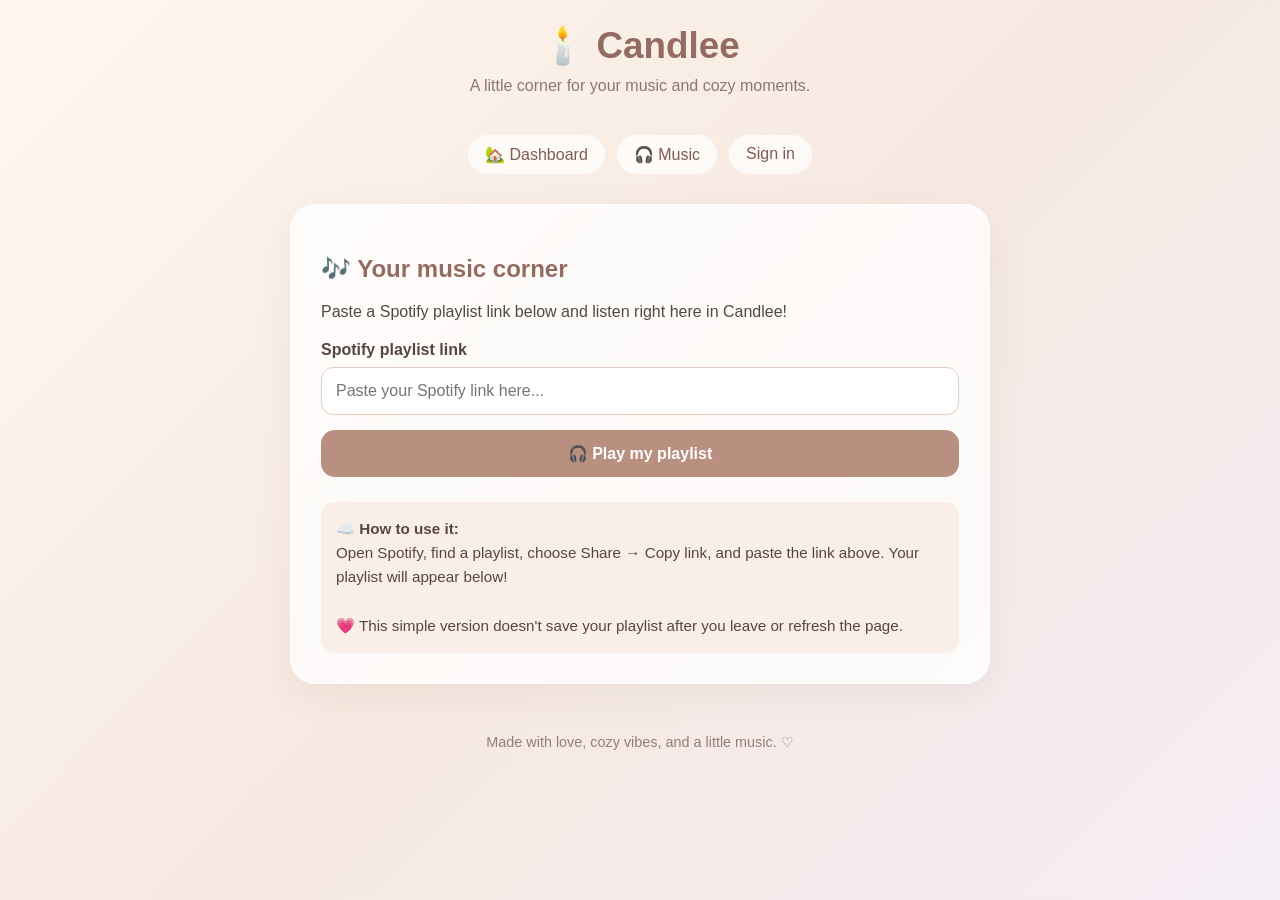
<file: music.html>
<!DOCTYPE html>
<html lang="en">
<head>
  <meta charset="UTF-8">
  <meta name="viewport" content="width=device-width, initial-scale=1.0">
  <title>Candlee | Music</title>

  <style>
    * {
      box-sizing: border-box;
    }

    body {
      margin: 0;
      min-height: 100vh;
      font-family: Arial, sans-serif;
      color: #57463f;
      background: linear-gradient(135deg, #fff8f0, #f6e9e1, #f5edf5);
    }

    header {
      padding: 24px;
      text-align: center;
    }

    header h1 {
      margin: 0;
      color: #946b60;
      font-size: 2.3rem;
    }

    header p {
      margin-top: 10px;
      color: #8c7770;
    }

    nav {
      display: flex;
      justify-content: center;
      flex-wrap: wrap;
      gap: 12px;
      padding: 0 20px 20px;
    }

    nav a {
      color: #805d53;
      text-decoration: none;
      background: #ffffffb8;
      padding: 10px 17px;
      border-radius: 25px;
    }

    nav a:hover {
      background: #f0ded6;
    }

    main {
      width: min(700px, 92%);
      margin: 10px auto 50px;
      padding: 30px;
      background: #ffffffc9;
      border: 1px solid #ffffff;
      border-radius: 25px;
      box-shadow: 0 10px 35px #8d71651a;
    }

    h2 {
      color: #946b60;
    }

    label {
      display: block;
      margin: 20px 0 8px;
      font-weight: bold;
    }

    input {
      width: 100%;
      padding: 14px;
      border: 1px solid #e4cec4;
      border-radius: 12px;
      font-size: 1rem;
      background: white;
      color: #57463f;
    }

    button {
      width: 100%;
      margin-top: 15px;
      padding: 14px;
      border: none;
      border-radius: 14px;
      background: #b98f80;
      color: white;
      font-size: 1rem;
      font-weight: bold;
      cursor: pointer;
    }

    button:hover {
      background: #a67a6c;
    }

    #message {
      margin-top: 15px;
      line-height: 1.6;
      overflow-wrap: anywhere;
    }

    #player {
      margin-top: 25px;
    }

    #player iframe {
      display: block;
      width: 100%;
      height: 352px;
      border: none;
      border-radius: 15px;
    }

    .tip {
      margin-top: 25px;
      padding: 15px;
      background: #f9eee8;
      border-radius: 14px;
      line-height: 1.6;
      font-size: 0.95rem;
    }

    footer {
      padding: 0 20px 30px;
      text-align: center;
      color: #927e75;
      font-size: 0.9rem;
    }
  </style>
</head>

<body>
  <header>
    <h1>🕯️ Candlee</h1>
    <p>A little corner for your music and cozy moments.</p>
  </header>

  <nav>
    <a href="dashboard.html">🏡 Dashboard</a>
    <a href="music.html">🎧 Music</a>
    <a href="signin.html">Sign in</a>
  </nav>

  <main>
    <h2>🎶 Your music corner</h2>
    <p>Paste a Spotify playlist link below and listen right here in Candlee!</p>

    <form id="playlistForm">
      <label for="playlistLink">Spotify playlist link</label>
      <input
        id="playlistLink"
        type="url"
        placeholder="Paste your Spotify link here..."
        required
      >

      <button type="submit">🎧 Play my playlist</button>
    </form>

    <p id="message" role="status" aria-live="polite"></p>

    <div id="player"></div>

    <div class="tip">
      ☁️ <strong>How to use it:</strong><br>
      Open Spotify, find a playlist, choose Share → Copy link, and paste
      the link above. Your playlist will appear below!
      <br><br>
      💗 This simple version doesn't save your playlist after you leave
      or refresh the page.
    </div>
  </main>

  <footer>
    Made with love, cozy vibes, and a little music. ♡
  </footer>

  <script>
    const form = document.getElementById("playlistForm");
    const input = document.getElementById("playlistLink");
    const message = document.getElementById("message");
    const player = document.getElementById("player");

    function getSpotifyEmbedUrl(rawUrl) {
      try {
        const url = new URL(rawUrl.trim());

        if (
          url.protocol !== "https:" ||
          !["open.spotify.com", "www.open.spotify.com"].includes(url.hostname)
        ) {
          return null;
        }

        const match = url.pathname.match(
          /^\/(playlist|album|track|episode|show)\/([A-Za-z0-9]+)\/?$/
        );

        if (!match) {
          return null;
        }

        const type = match[1];
        const id = match[2];

        return `https://open.spotify.com/embed/${type}/${id}`;
      } catch {
        return null;
      }
    }

    form.addEventListener("submit", function (event) {
      event.preventDefault();

      const embedUrl = getSpotifyEmbedUrl(input.value);

      if (!embedUrl) {
        message.textContent =
          "Hmm, that link doesn't look right. Copy the link directly from Spotify and try again. 💗";
        player.innerHTML = "";
        return;
      }

      message.textContent =
        "Your playlist is ready! If it doesn't appear, check the link and try again. 🎶";

      player.innerHTML = "";

      const iframe = document.createElement("iframe");
      iframe.src = embedUrl;
      iframe.title = "Spotify music player";
      iframe.allow = "autoplay; clipboard-write; encrypted-media; fullscreen; picture-in-picture";
      iframe.loading = "lazy";

      player.appendChild(iframe);
    });
  </script>
</body>
</html>
</file>
<file: style.css>
/* =========================================
   CANDLEE ♡
   A little light for your everyday.
   ========================================= */

:root {
  --background: #fff8fa;
  --sidebar: #fffdfd;
  --surface: #ffffff;
  --surface-soft: #fff0f5;
  --accent: #df8da8;
  --accent-strong: #c86f91;
  --accent-light: #f8dce7;
  --text: #59434d;
  --text-soft: #927985;
  --border: #f0e1e7;
  --shadow: 0 8px 28px rgba(151, 96, 119, 0.08);
  --shadow-hover: 0 12px 32px rgba(151, 96, 119, 0.13);
  --radius: 22px;
  --font-body: "DM Sans", sans-serif;
  --font-heading: "Playfair Display", serif;
}

body[data-theme="pink"] {
  --background: #fff8fa;
  --sidebar: #fffdfd;
  --surface: #ffffff;
  --surface-soft: #fff0f5;
  --accent: #df8da8;
  --accent-strong: #c86f91;
  --accent-light: #f8dce7;
  --text: #59434d;
  --text-soft: #927985;
  --border: #f0e1e7;
}

body[data-theme="cream"] {
  --background: #faf5eb;
  --sidebar: #fffaf0;
  --surface: #fffdf8;
  --surface-soft: #f5eddd;
  --accent: #b99a70;
  --accent-strong: #94764d;
  --accent-light: #eadbc2;
  --text: #5b4a39;
  --text-soft: #94816b;
  --border: #e9decc;
}

body[data-theme="burgundy"] {
  --background: #fbf1f3;
  --sidebar: #fffafb;
  --surface: #ffffff;
  --surface-soft: #f4dfe5;
  --accent: #a54d68;
  --accent-strong: #81344e;
  --accent-light: #e8c0cd;
  --text: #54313e;
  --text-soft: #916d7a;
  --border: #ead4dc;
}

body[data-theme="navy"] {
  --background: #f0f4fb;
  --sidebar: #f9fbff;
  --surface: #ffffff;
  --surface-soft: #e4ebf8;
  --accent: #718cbf;
  --accent-strong: #4f6b9f;
  --accent-light: #d1ddf1;
  --text: #354561;
  --text-soft: #7787a2;
  --border: #dce4f2;
}

body[data-theme="yellow"] {
  --background: #fffbed;
  --sidebar: #fffef8;
  --surface: #ffffff;
  --surface-soft: #fff4c9;
  --accent: #d5ad43;
  --accent-strong: #ac8626;
  --accent-light: #f7e6a1;
  --text: #65542c;
  --text-soft: #9b895d;
  --border: #f0e5be;
}

body[data-theme="brown"] {
  --background: #f8f1eb;
  --sidebar: #fffaf5;
  --surface: #ffffff;
  --surface-soft: #eee0d3;
  --accent: #a98061;
  --accent-strong: #805a3d;
  --accent-light: #e4cbb6;
  --text: #554236;
  --text-soft: #927966;
  --border: #e8d9cb;
}

body[data-theme="lavender"] {
  --background: #f8f4ff;
  --sidebar: #fdfbff;
  --surface: #ffffff;
  --surface-soft: #eee5ff;
  --accent: #a28acb;
  --accent-strong: #8065b0;
  --accent-light: #ded0f5;
  --text: #514466;
  --text-soft: #897ba2;
  --border: #e7ddf4;
}

body[data-theme="dark"] {
  --background: #19171e;
  --sidebar: #211e28;
  --surface: #27232f;
  --surface-soft: #342b3c;
  --accent: #d69ab9;
  --accent-strong: #efb5d0;
  --accent-light: #493044;
  --text: #f6eaf1;
  --text-soft: #c1adbd;
  --border: #403543;
  --shadow: 0 8px 28px rgba(0, 0, 0, 0.15);
  --shadow-hover: 0 12px 32px rgba(0, 0, 0, 0.25);
}

/* RESET */

* {
  box-sizing: border-box;
}

html {
  scroll-behavior: smooth;
}

body {
  margin: 0;
  min-width: 320px;
  background: var(--background);
  color: var(--text);
  font-family: var(--font-body);
  font-size: 14px;
  transition: background 0.25s ease, color 0.25s ease;
}

button,
input,
textarea,
select {
  font: inherit;
}

button {
  color: inherit;
  cursor: pointer;
}

button:focus-visible,
input:focus-visible,
textarea:focus-visible,
select:focus-visible {
  outline: 3px solid var(--accent-light);
  outline-offset: 3px;
}

button:disabled {
  opacity: 0.55;
  cursor: not-allowed;
}

button,
a {
  -webkit-tap-highlight-color: transparent;
}

[hidden] {
  display: none !important;
}

h1,
h2,
h3,
p {
  margin-top: 0;
}

h1,
h2 {
  font-family: var(--font-heading);
  font-weight: 600;
}

h1 {
  font-size: clamp(28px, 3vw, 39px);
  letter-spacing: -1px;
}

h2 {
  font-size: 22px;
  letter-spacing: -0.4px;
}

h3 {
  font-size: 11px;
  letter-spacing: 1px;
}

p {
  line-height: 1.65;
}

button:focus-visible,
a:focus-visible {
  outline-color: var(--accent);
}

/* LAYOUT */

.app-shell {
  display: grid;
  grid-template-columns: 248px minmax(0, 1fr);
  min-height: 100vh;
}

.sidebar {
  position: sticky;
  top: 0;
  display: flex;
  flex-direction: column;
  align-self: start;
  height: 100vh;
  min-height: 650px;
  overflow-y: auto;
  padding: 25px 17px 18px;
  background: var(--sidebar);
  border-right: 1px solid var(--border);
}

.main-content {
  min-width: 0;
  padding: 0 43px 30px;
}

.topbar {
  height: 76px;
  display: flex;
  align-items: center;
  justify-content: space-between;
  border-bottom: 1px solid var(--border);
  margin-bottom: 34px;
}

.breadcrumb {
  color: var(--text-soft);
  text-transform: lowercase;
  font-size: 12px;
}

.breadcrumb-dot {
  padding: 0 8px;
  color: var(--accent);
}

.topbar-actions {
  display: flex;
  align-items: center;
  gap: 10px;
}

.icon-button {
  display: grid;
  place-items: center;
  width: 38px;
  height: 38px;
  border: 1px solid var(--border);
  border-radius: 13px;
  background: var(--surface);
  transition: transform 0.2s ease, background 0.2s ease;
}

.icon-button:hover {
  transform: translateY(-2px);
  background: var(--surface-soft);
}

.profile-avatar {
  display: grid;
  place-items: center;
  width: 39px;
  height: 39px;
  border-radius: 50%;
  background: var(--accent-light);
  color: var(--accent-strong);
  font-family: var(--font-heading);
  font-size: 22px;
}

/* BRAND */

.brand {
  display: flex;
  align-items: center;
  gap: 9px;
  padding: 0 9px;
  margin-bottom: 31px;
  color: var(--text);
  text-decoration: none;
}

.brand-icon {
  font-size: 26px;
}

.brand-name {
  font-family: var(--font-heading);
  font-size: 27px;
  font-weight: 700;
  letter-spacing: -1px;
}

.brand-heart {
  color: var(--accent-strong);
  margin-left: 2px;
}

.sidebar-caption,
.eyebrow {
  color: var(--text-soft);
  font-size: 9px;
  font-weight: 700;
  letter-spacing: 1.4px;
}

.sidebar-caption {
  margin: 0 10px 12px;
}

.navigation {
  display: grid;
  gap: 4px;
}

.nav-item {
  display: flex;
  align-items: center;
  gap: 12px;
  width: 100%;
  padding: 11px 12px;
  border: 0;
  border-radius: 12px;
  background: transparent;
  color: var(--text-soft);
  text-align: left;
  font-size: 12px;
  transition: background 0.2s ease, color 0.2s ease, transform 0.2s ease;
}

.nav-item > span {
  display: inline-grid;
  place-items: center;
  width: 19px;
  font-size: 16px;
}

.nav-item:hover {
  background: var(--surface-soft);
  color: var(--text);
}

.nav-item.active {
  background: var(--accent-light);
  color: var(--accent-strong);
  font-weight: 700;
}

.sidebar-divider {
  height: 1px;
  margin: 20px 5px;
  background: var(--border);
}

/* SIDEBAR WIDGETS */

.mini-widget {
  padding: 13px;
  margin-bottom: 15px;
  border: 1px solid var(--border);
  border-radius: 17px;
  background: var(--surface);
}

.widget-heading {
  display: flex;
  align-items: center;
  gap: 8px;
}

.widget-heading h3 {
  margin: 0;
  color: var(--text);
}

.widget-subtitle {
  margin: 6px 0 12px;
  color: var(--text-soft);
  font-size: 10px;
}

.music-art {
  position: relative;
  display: grid;
  place-items: center;
  height: 84px;
  overflow: hidden;
  border-radius: 13px;
  background:
    radial-gradient(circle at 70% 30%, #fff6c9 0, transparent 25%),
    linear-gradient(135deg, var(--accent-light), var(--surface-soft));
  color: var(--accent-strong);
}

.music-art > span:first-child {
  font-family: var(--font-heading);
  font-size: 42px;
}

.music-sparkle {
  position: absolute;
  top: 9px;
  right: 15px;
  font-size: 20px;
}

.music-title {
  margin: 10px 0 1px;
  font-size: 12px;
  font-weight: 700;
}

.music-description {
  margin-bottom: 11px;
  color: var(--text-soft);
  font-size: 10px;
}

.soft-button,
.outline-button {
  display: inline-flex;
  align-items: center;
  justify-content: center;
  gap: 7px;
  min-height: 39px;
  padding: 10px 15px;
  border: 1px solid transparent;
  border-radius: 12px;
  background: var(--accent-light);
  color: var(--accent-strong);
  font-size: 11px;
  font-weight: 700;
  transition: transform 0.2s ease, box-shadow 0.2s ease, background 0.2s ease;
}

.soft-button:hover {
  transform: translateY(-2px);
  box-shadow: var(--shadow);
  background: var(--surface-soft);
}

.outline-button {
  background: transparent;
  border-color: var(--border);
  color: var(--text-soft);
}

.outline-button:hover {
  background: var(--surface-soft);
}

.full-button {
  width: 100%;
}

.text-button {
  padding: 7px 5px;
  border: 0;
  background: transparent;
  color: var(--accent-strong);
  font-size: 10px;
  font-weight: 600;
}

.text-button:hover {
  text-decoration: underline;
}

.music-settings {
  display: grid;
  gap: 9px;
  margin-top: 12px;
}

.music-settings label {
  font-size: 10px;
  font-weight: 700;
}

.music-settings input {
  width: 100%;
  min-width: 0;
  padding: 9px;
  border: 1px solid var(--border);
  border-radius: 9px;
  background: var(--background);
  color: var(--text);
  font-size: 10px;
}

.tiny-note {
  margin: 9px 0 0;
  color: var(--text-soft);
  font-size: 10px;
  line-height: 1.5;
}

.music-embed iframe {
  width: 100%;
  height: 152px;
  margin-top: 10px;
  border: 0;
  border-radius: 12px;
}

.study-widget {
  padding-bottom: 12px;
}

.study-widget-toggle {
  width: 100%;
  padding: 0;
  border: 0;
  background: transparent;
  text-align: left;
}

.study-widget-toggle h3 {
  flex: 1;
}

.expand-icon {
  color: var(--text-soft);
  font-size: 17px;
}

.progress-info {
  display: flex;
  align-items: center;
  justify-content: space-between;
  gap: 8px;
  color: var(--text-soft);
  font-size: 10px;
}

.progress-info span:last-child {
  color: var(--accent-strong);
  font-weight: 700;
}

.progress-track {
  width: 100%;
  height: 6px;
  margin: 8px 0 13px;
  overflow: hidden;
  border-radius: 99px;
  background: var(--surface-soft);
}

.progress-fill {
  width: 0%;
  height: 100%;
  border-radius: inherit;
  background: linear-gradient(90deg, var(--accent), var(--accent-strong));
  transition: width 0.3s ease;
}

.mini-task-list {
  display: grid;
  gap: 9px;
  margin: 12px 0;
}

.mini-task {
  display: flex;
  align-items: flex-start;
  gap: 8px;
  color: var(--text-soft);
  font-size: 10px;
  line-height: 1.4;
  overflow-wrap: anywhere;
}

.mini-task input,
.full-task input,
.habit-item input {
  flex: 0 0 auto;
  accent-color: var(--accent-strong);
  cursor: pointer;
}

.mini-task span,
.full-task span,
.habit-item span {
  overflow-wrap: anywhere;
}

.mini-task.completed span,
.full-task.completed span,
.habit-item.completed span {
  color: var(--text-soft);
  text-decoration: line-through;
  opacity: 0.7;
}

.sidebar-footer {
  margin-top: auto;
  padding: 22px 5px 4px;
  color: var(--text-soft);
  font-size: 9px;
  text-align: center;
}

.footer-sparkle,
.footer-heart {
  color: var(--accent);
}

/* HOME */

.page {
  display: none;
  animation: fade-in 0.3s ease;
}

.page.active-page {
  display: block;
}

@keyframes fade-in {
  from {
    opacity: 0;
    transform: translateY(5px);
  }

  to {
    opacity: 1;
    transform: translateY(0);
  }
}

.welcome-row {
  position: relative;
  display: flex;
  align-items: center;
  justify-content: space-between;
  min-height: 132px;
  margin-bottom: 25px;
}

.welcome-row .eyebrow {
  margin-bottom: 9px;
}

.welcome-row h1 {
  margin-bottom: 7px;
}

.heading-flower {
  color: var(--accent-strong);
}

.welcome-subtitle {
  margin-bottom: 0;
  color: var(--text-soft);
  font-size: 13px;
}

.welcome-decoration {
  position: relative;
  width: 140px;
  height: 115px;
  flex: 0 0 auto;
}

.decoration-sun {
  position: absolute;
  top: 6px;
  right: 30px;
  color: var(--accent);
  font-size: 80px;
  opacity: 0.6;
}

.decoration-star {
  position: absolute;
  color: var(--accent-strong);
}

.star-one {
  top: 8px;
  left: 10px;
  font-size: 27px;
}

.star-two {
  right: 5px;
  bottom: 13px;
  font-size: 20px;
}

.decoration-heart {
  position: absolute;
  left: 36px;
  bottom: 6px;
  color: var(--accent-strong);
  font-family: var(--font-heading);
  font-size: 35px;
  transform: rotate(-12deg);
}

/* AFFIRMATION */

.affirmation-card {
  position: relative;
  display: flex;
  align-items: center;
  gap: 20px;
  padding: 23px 26px;
  margin-bottom: 35px;
  overflow: hidden;
  border: 1px solid var(--border);
  border-radius: var(--radius);
  background: linear-gradient(110deg, var(--surface-soft), var(--surface));
}

.affirmation-icon {
  display: grid;
  place-items: center;
  width: 57px;
  height: 57px;
  flex: 0 0 auto;
  border-radius: 19px;
  background: var(--surface);
  color: var(--accent-strong);
  font-size: 29px;
}

.affirmation-copy {
  min-width: 0;
  padding-right: 15px;
}

.affirmation-copy .eyebrow {
  margin-bottom: 8px;
}

.affirmation-copy h2 {
  margin-bottom: 7px;
  font-size: clamp(17px, 2vw, 23px);
  line-height: 1.4;
}

.affirmation-copy p:last-child {
  margin-bottom: 0;
  color: var(--text-soft);
  font-size: 11px;
}

.affirmation-refresh {
  display: grid;
  place-items: center;
  width: 34px;
  height: 34px;
  flex: 0 0 auto;
  margin-left: auto;
  border: 1px solid var(--border);
  border-radius: 50%;
  background: var(--surface);
  color: var(--accent-strong);
  font-size: 19px;
}

.affirmation-refresh:hover {
  transform: rotate(35deg);
}

/* SECTION HEADINGS */

.section-heading,
.card-title-row,
.study-summary-top {
  display: flex;
  align-items: center;
  justify-content: space-between;
  gap: 15px;
}

.section-heading {
  margin-bottom: 17px;
}

.section-heading .eyebrow,
.card-title-row .eyebrow,
.study-summary-top .eyebrow {
  margin-bottom: 5px;
}

.section-heading h2,
.card-title-row h2,
.study-summary-top h2 {
  margin-bottom: 0;
}

.heading-decoration {
  color: var(--accent);
  font-size: 25px;
}

/* QUICK CARDS */

.quick-grid {
  display: grid;
  grid-template-columns: repeat(2, minmax(0, 1fr));
  gap: 15px;
  margin-bottom: 27px;
}

.quick-card {
  position: relative;
  display: flex;
  flex-direction: column;
  align-items: flex-start;
  min-height: 146px;
  padding: 20px;
  overflow: hidden;
  border: 1px solid var(--border);
  border-radius: 19px;
  background: var(--surface);
  text-align: left;
  transition: transform 0.22s ease, box-shadow 0.22s ease;
}

.quick-card:hover {
  transform: translateY(-4px);
  box-shadow: var(--shadow-hover);
}

.quick-icon {
  display: grid;
  place-items: center;
  width: 37px;
  height: 37px;
  margin-bottom: 12px;
  border-radius: 13px;
  background: var(--surface-soft);
  font-size: 19px;
}

.quick-title {
  margin-bottom: 4px;
  font-size: 13px;
  font-weight: 700;
}

.quick-description {
  color: var(--text-soft);
  font-size: 10px;
}

.quick-arrow {
  position: absolute;
  top: 17px;
  right: 18px;
  color: var(--accent);
  font-size: 16px;
}

.study-card,
.goals-card,
.habits-card,
.letters-card {
  background: linear-gradient(145deg, var(--surface), var(--surface-soft));
}

/* STUDY SUMMARY */

.home-study-card {
  padding: 23px;
  border: 1px solid var(--border);
  border-radius: var(--radius);
  background: var(--surface);
}

.study-summary-icon {
  display: grid;
  place-items: center;
  width: 44px;
  height: 44px;
  border-radius: 15px;
  background: var(--surface-soft);
  font-size: 23px;
}

.study-summary-bottom {
  display: flex;
  align-items: center;
  gap: 24px;
  margin-top: 22px;
}

.summary-number {
  margin-bottom: 0;
  font-family: var(--font-heading);
  font-size: 28px;
  color: var(--accent-strong);
}

.summary-label {
  margin-bottom: 0;
  color: var(--text-soft);
  font-size: 10px;
}

.summary-divider {
  width: 1px;
  height: 44px;
  background: var(--border);
}

.summary-progress-area {
  flex: 1;
  min-width: 90px;
}

.summary-progress-area .progress-track {
  margin-bottom: 0;
}

.bottom-note {
  margin: 26px 0 0;
  color: var(--text-soft);
  font-family: var(--font-heading);
  font-size: 13px;
  font-style: italic;
  text-align: center;
}

/* OTHER PAGES */

.page-intro {
  margin-bottom: 26px;
}

.page-intro .eyebrow {
  margin-bottom: 9px;
}

.page-intro h1 {
  margin-bottom: 8px;
}

.page-intro h1 span {
  font-family: var(--font-body);
  font-size: 27px;
}

.page-intro > p:last-child {
  margin-bottom: 0;
  color: var(--text-soft);
  font-size: 12px;
}

.content-card {
  padding: 26px;
  margin-bottom: 22px;
  border: 1px solid var(--border);
  border-radius: var(--radius);
  background: var(--surface);
  box-shadow: var(--shadow);
}

.content-card > h2 {
  margin-bottom: 10px;
}

.body-copy {
  color: var(--text-soft);
  font-size: 12px;
}

.music-page-embed {
  margin-top: 20px;
}

.music-page-embed iframe {
  display: block;
  width: 100%;
  height: 352px;
  border: 0;
  border-radius: 14px;
}

.music-options-note {
  display: flex;
  align-items: flex-start;
  gap: 12px;
  padding: 15px;
  margin-top: 20px;
  border-radius: 14px;
  background: var(--surface-soft);
}

.music-options-note > span {
  font-size: 22px;
}

.music-options-note strong {
  font-size: 12px;
}

.music-options-note p {
  margin: 5px 0 0;
  color: var(--text-soft);
  font-size: 11px;
}

/* FORMS */

.new-task-form {
  display: flex;
  align-items: center;
  gap: 9px;
  margin: 20px 0;
}

input,
textarea,
select {
  min-width: 0;
  padding: 12px 13px;
  border: 1px solid var(--border);
  border-radius: 11px;
  background: var(--background);
  color: var(--text);
  font-size: 12px;
}

input::placeholder,
textarea::placeholder {
  color: var(--text-soft);
  opacity: 0.8;
}

.new-task-form > input[type="text"],
.new-task-form > input[type="url"] {
  flex: 1;
}

.new-task-form > input[type="number"] {
  width: 145px;
}

.new-task-form > input[type="datetime-local"] {
  width: 210px;
}

.new-task-form select {
  width: 145px;
}

.stacked-form {
  display: grid;
  gap: 10px;
  margin-top: 20px;
}

.stacked-form label {
  margin-top: 5px;
  font-size: 11px;
  font-weight: 700;
}

.stacked-form input,
.stacked-form textarea {
  width: 100%;
}

.stacked-form textarea {
  resize: vertical;
  line-height: 1.7;
}

.visually-hidden {
  position: absolute;
  width: 1px;
  height: 1px;
  padding: 0;
  margin: -1px;
  overflow: hidden;
  clip: rect(0, 0, 0, 0);
  white-space: nowrap;
  border: 0;
}

/* TASKS */

.full-task-list,
.goal-list,
.habit-list,
.letter-list,
.countdown-list,
.budget-entry-list,
.vision-list {
  display: grid;
  gap: 11px;
  margin-top: 18px;
}

.full-task,
.goal-item,
.habit-item,
.letter-item,
.countdown-item,
.budget-entry,
.vision-item {
  display: flex;
  align-items: center;
  gap: 12px;
  padding: 13px 14px;
  border: 1px solid var(--border);
  border-radius: 13px;
  background: var(--background);
}

.full-task {
  display: flex;
  justify-content: space-between;
}

.full-task-label {
  display: flex;
  align-items: flex-start;
  gap: 10px;
  min-width: 0;
  flex: 1;
  font-size: 12px;
  line-height: 1.6;
  overflow-wrap: anywhere;
}

.delete-button {
  display: grid;
  place-items: center;
  width: 30px;
  height: 30px;
  flex: 0 0 auto;
  border: 0;
  border-radius: 9px;
  background: transparent;
  color: var(--text-soft);
  font-size: 17px;
}

.delete-button:hover {
  background: var(--surface-soft);
  color: var(--accent-strong);
}

.empty-message {
  padding: 18px 12px;
  color: var(--text-soft);
  font-size: 12px;
  text-align: center;
}

/* TIMER */

.study-layout {
  display: grid;
  grid-template-columns: minmax(0, 1.3fr) minmax(230px, 0.7fr);
  align-items: start;
  gap: 18px;
}

.study-tasks-card,
.timer-card {
  min-width: 0;
}

.timer-card {
  text-align: center;
  background: linear-gradient(160deg, var(--surface), var(--surface-soft));
}

.timer-card .eyebrow {
  margin-bottom: 9px;
}

.timer-card h2 {
  font-size: 20px;
}

.timer-decoration {
  display: grid;
  place-items: center;
  width: 95px;
  height: 95px;
  margin: 22px auto 12px;
  border: 2px dashed var(--accent-light);
  border-radius: 50%;
  color: var(--accent-strong);
  font-family: var(--font-heading);
  font-size: 46px;
}

.timer-display {
  font-family: var(--font-heading);
  font-size: 42px;
  font-variant-numeric: tabular-nums;
  letter-spacing: 2px;
}

.timer-caption {
  margin: 5px 0 18px;
  color: var(--text-soft);
  font-size: 11px;
}

.timer-controls {
  display: flex;
  justify-content: center;
  gap: 9px;
}

.timer-presets {
  display: flex;
  justify-content: center;
  gap: 5px;
  margin-top: 18px;
}

.timer-presets button {
  padding: 7px 9px;
  border: 1px solid var(--border);
  border-radius: 9px;
  background: var(--surface);
  color: var(--text-soft);
  font-size: 10px;
}

.timer-presets button.selected {
  border-color: var(--accent);
  background: var(--accent-light);
  color: var(--accent-strong);
}

.study-coming-soon h2 {
  margin-bottom: 20px;
}

.coming-soon-grid {
  display: grid;
  grid-template-columns: repeat(4, minmax(0, 1fr));
  gap: 10px;
}

.coming-soon-grid > div {
  display: grid;
  justify-items: center;
  gap: 10px;
  padding: 18px 7px;
  border: 1px solid var(--border);
  border-radius: 14px;
  background: var(--background);
  font-size: 22px;
}

.coming-soon-grid span {
  color: var(--text-soft);
  font-size: 10px;
  text-align: center;
}

/* DIGITAL NOTEBOOK */

.notebook-card {
  overflow: hidden;
}

.notebook-heading {
  display: flex;
  align-items: flex-start;
  justify-content: space-between;
  gap: 18px;
  flex-wrap: wrap;
  margin-bottom: 22px;
}

.notebook-heading h2 {
  margin-bottom: 8px;
}

.notebook-heading .eyebrow {
  margin-bottom: 8px;
}

.notebook-subtitle {
  margin: 0;
  color: var(--text-soft);
  line-height: 1.6;
}

.notebook-search,
.notebook-subject,
.notebook-title,
.notebook-writing {
  box-sizing: border-box;
  width: 100%;
  max-width: 100%;
  color: var(--text);
}

.notebook-search {
  display: block;
  margin-bottom: 20px;
}

.notebook-layout {
  display: grid;
  grid-template-columns: minmax(150px, 0.7fr) minmax(0, 2fr);
  gap: 20px;
  align-items: stretch;
}

.notebook-sidebar {
  min-width: 0;
  padding: 16px;
  border: 1px solid var(--border);
  border-radius: 14px;
  background: var(--surface);
}

.notebook-sidebar > .eyebrow {
  margin-bottom: 14px;
}

.notebook-page-list {
  display: grid;
  gap: 8px;
}

.notebook-page-button {
  display: block;
  width: 100%;
  min-width: 0;
  padding: 12px;
  text-align: left;
  overflow-wrap: anywhere;
  border: 1px solid transparent;
  border-radius: 9px;
  background: transparent;
  color: var(--text);
  cursor: pointer;
  font: inherit;
  transition: background 0.2s ease, border-color 0.2s ease;
}

.notebook-page-button:hover {
  background: var(--surface-soft);
  border-color: var(--border);
}

.notebook-page-button.active {
  background: var(--surface-soft);
  border-color: var(--accent);
}

.notebook-page-button strong,
.notebook-page-button span {
  display: block;
}

.notebook-page-button strong {
  margin-bottom: 5px;
  font-size: 12px;
  line-height: 1.5;
}

.notebook-page-button span {
  color: var(--text-soft);
  font-size: 10px;
  line-height: 1.5;
}

.notebook-empty {
  margin: 0;
  font-size: 11px;
  line-height: 1.7;
  color: var(--text-soft);
}

/* Warm paper stays readable in every Candlee theme. */

.notebook-paper {
  --paper: #fbf7ec;
  --paper-ink: #514637;
  --paper-muted: #817664;
  --paper-line: rgba(108, 133, 112, 0.2);

  position: relative;
  min-width: 0;
  overflow: hidden;
  color: var(--paper-ink);
  border: 1px solid #d9cbb4;
  border-radius: 5px 14px 14px 5px;

  background:
    linear-gradient(
      90deg,
      transparent 0,
      transparent 37px,
      rgba(176, 103, 92, 0.28) 38px,
      transparent 39px
    ),
    repeating-linear-gradient(
      to bottom,
      var(--paper) 0,
      var(--paper) 31px,
      var(--paper-line) 32px,
      var(--paper) 33px
    );

  box-shadow:
    5px 5px 0 rgba(100, 77, 49, 0.06),
    0 10px 24px rgba(70, 52, 31, 0.09);

  transform-origin: left center;
  backface-visibility: hidden;
}

.notebook-paper::before {
  content: "";
  position: absolute;
  inset: 0 auto 0 0;
  width: 6px;
  background: rgba(113, 91, 63, 0.12);
  pointer-events: none;
}

.notebook-paper-inner {
  position: relative;
  display: flex;
  flex-direction: column;
  min-height: 470px;
  padding: 25px 24px 20px 54px;
}

.notebook-chapter {
  margin: 0 0 22px;
  color: #71836c;
  font-size: 10px;
  font-weight: 700;
  letter-spacing: 0.16em;
}

.notebook-field-label {
  display: block;
  margin: 0 0 4px;
  color: #8b7c68;
  font-size: 9px;
  font-weight: 700;
  letter-spacing: 0.11em;
}

.notebook-subject,
.notebook-title,
.notebook-writing {
  display: block;
  border: 0;
  border-radius: 0;
  outline-offset: 3px;
  background: transparent;
  box-shadow: none;
  font-family: inherit;
}

.notebook-subject {
  min-height: 34px;
  margin-bottom: 12px;
  padding: 5px 0;
  color: var(--paper-ink);
  font-size: 12px;
}

.notebook-title {
  min-height: 45px;
  margin-bottom: 14px;
  padding: 5px 0;
  color: #425845;
  font-family: var(--font-heading);
  font-size: clamp(21px, 3vw, 29px);
  font-weight: 600;
  line-height: 1.4;
}

.notebook-writing {
  flex: 1;
  min-height: 230px;
  padding: 0;
  margin: 0;
  border: 0;
  color: var(--paper-ink);
  resize: vertical;
  line-height: 33px;
  font-size: 13px;
  font-family: "DM Sans", sans-serif;
  overflow-wrap: anywhere;
  background: transparent;
  background-attachment: local;
}

.notebook-subject::placeholder,
.notebook-title::placeholder,
.notebook-writing::placeholder {
  color: #a99d8b;
  opacity: 0.9;
}

.notebook-subject:focus,
.notebook-title:focus,
.notebook-writing:focus {
  outline: 1px dashed #92a18a;
}

.notebook-subject:disabled,
.notebook-title:disabled,
.notebook-writing:disabled {
  opacity: 0.8;
  cursor: not-allowed;
  -webkit-text-fill-color: var(--paper-ink);
}

.notebook-title:disabled {
  -webkit-text-fill-color: #425845;
}

.notebook-footer {
  display: flex;
  justify-content: space-between;
  align-items: center;
  flex-wrap: wrap;
  gap: 12px;
  margin-top: 20px;
  padding-top: 12px;
  border-top: 1px solid rgba(108, 133, 112, 0.22);
}

.notebook-footer > span {
  min-width: 0;
  color: var(--paper-muted);
  font-size: 10px;
  line-height: 1.5;
}

.notebook-footer .outline-button {
  min-height: 34px;
  padding: 8px 11px;
  border-color: #d9cbb4;
  color: #756650;
  font-size: 10px;
}

.notebook-footer .outline-button:hover {
  background: rgba(113, 131, 108, 0.1);
}

.notebook-footer .outline-button:disabled {
  opacity: 0.5;
  cursor: not-allowed;
}

/* Small, quiet page-turn animation. */

.notebook-paper.page-turn {
  animation: notebook-page-turn 0.48s ease-in-out;
}

@keyframes notebook-page-turn {
  0% {
    transform: perspective(900px) rotateY(0deg);
    box-shadow:
      5px 5px 0 rgba(100, 77, 49, 0.06),
      0 10px 24px rgba(70, 52, 31, 0.09);
  }

  45% {
    transform: perspective(900px) rotateY(-8deg) translateX(3px);
    box-shadow:
      10px 8px 0 rgba(100, 77, 49, 0.08),
      0 15px 28px rgba(70, 52, 31, 0.14);
  }

  100% {
    transform: perspective(900px) rotateY(0deg);
    box-shadow:
      5px 5px 0 rgba(100, 77, 49, 0.06),
      0 10px 24px rgba(70, 52, 31, 0.09);
  }
}

/* HABITS, GOALS, LETTERS, AND VISION */

.goal-item,
.habit-item,
.letter-item,
.countdown-item,
.budget-entry,
.vision-item {
  justify-content: space-between;
  min-width: 0;
}

.goal-item > span,
.habit-item > span,
.letter-item > div,
.countdown-item > div,
.budget-entry > div,
.vision-item > div {
  flex: 1;
  min-width: 0;
  overflow-wrap: anywhere;
}

.goal-item,
.habit-item {
  font-size: 12px;
}

.letter-item,
.countdown-item,
.vision-item {
  align-items: flex-start;
}

.letter-item strong,
.countdown-item strong,
.vision-item strong,
.budget-entry strong {
  display: block;
  margin-bottom: 4px;
  font-size: 12px;
}

.letter-item p,
.countdown-item p,
.vision-item p,
.budget-entry p {
  margin: 0;
  color: var(--text-soft);
  font-size: 11px;
  line-height: 1.6;
  overflow-wrap: anywhere;
}

.letter-status {
  display: inline-block;
  padding: 5px 8px;
  margin-top: 8px;
  border-radius: 8px;
  background: var(--surface-soft);
  color: var(--accent-strong);
  font-size: 10px;
}

.letter-content {
  padding: 12px;
  margin-top: 10px;
  border-radius: 10px;
  background: var(--surface);
  white-space: pre-wrap;
  overflow-wrap: anywhere;
}

.security-note {
  margin-top: 18px;
  color: var(--text-soft);
  font-size: 10px;
  line-height: 1.6;
}

/* COUNTDOWNS */

.countdown-number {
  color: var(--accent-strong);
  font-family: var(--font-heading);
  font-size: 23px;
}

/* BUDGET */

.budget-summary {
  display: grid;
  grid-template-columns: repeat(2, minmax(0, 1fr));
  gap: 15px;
  padding: 18px;
  margin: 20px 0;
  border-radius: 15px;
  background: var(--surface-soft);
}

.budget-summary .eyebrow {
  margin-bottom: 7px;
}

.budget-summary h2 {
  margin: 0;
  overflow-wrap: anywhere;
}

.budget-progress {
  height: 9px;
}

.budget-entry-form {
  flex-wrap: wrap;
}

.budget-entry-form > input[type="text"] {
  flex: 1 1 170px;
}

.budget-entry-form > input[type="number"] {
  flex: 0 1 120px;
}

.budget-entry-form select {
  flex: 0 1 145px;
}

.income-amount {
  color: #4c9b72;
}

.expense-amount {
  color: var(--accent-strong);
}

/* MESSAGES */

.message-placeholder {
  display: grid;
  place-items: center;
  width: 90px;
  height: 90px;
  margin: 10px auto 22px;
  border-radius: 29px;
  background: var(--surface-soft);
  font-size: 42px;
}

#page-messages .content-card {
  text-align: center;
}

#page-messages .coming-soon-grid {
  margin-top: 22px;
}

/* THEME PICKER */

.modal-backdrop {
  position: fixed;
  inset: 0;
  z-index: 1000;
  display: grid;
  place-items: center;
  padding: 20px;
  background: rgba(45, 30, 40, 0.35);
  backdrop-filter: blur(5px);
}

.theme-modal {
  width: min(100%, 460px);
  padding: 25px;
  border: 1px solid var(--border);
  border-radius: 24px;
  background: var(--surface);
  box-shadow: 0 24px 80px rgba(0, 0, 0, 0.15);
  animation: fade-in 0.2s ease;
}

.modal-heading {
  display: flex;
  align-items: flex-start;
  justify-content: space-between;
  gap: 12px;
  margin-bottom: 22px;
}

.modal-heading .eyebrow {
  margin-bottom: 7px;
}

.modal-heading h2 {
  margin-bottom: 0;
}

.theme-grid {
  display: grid;
  grid-template-columns: repeat(2, minmax(0, 1fr));
  gap: 11px;
}

.theme-choice {
  display: flex;
  align-items: center;
  gap: 10px;
  padding: 11px;
  border: 1px solid var(--border);
  border-radius: 13px;
  background: var(--background);
  text-align: left;
  font-size: 11px;
  transition: transform 0.2s ease, border-color 0.2s ease;
}

.theme-choice:hover {
  transform: translateY(-2px);
  border-color: var(--accent);
}

.theme-swatch {
  width: 28px;
  height: 28px;
  flex: 0 0 auto;
  border: 1px solid rgba(0, 0, 0, 0.05);
  border-radius: 50%;
}

.pink-swatch {
  background: #f1b8ce;
}

.cream-swatch {
  background: #e6d3b2;
}

.burgundy-swatch {
  background: #a54d68;
}

.navy-swatch {
  background: #718cbf;
}

.yellow-swatch {
  background: #f2d76f;
}

.brown-swatch {
  background: #a98061;
}

.lavender-swatch {
  background: #b9a5e4;
}

.dark-swatch {
  background: #27232f;
}

/* TOAST */

.toast {
  position: fixed;
  right: 25px;
  bottom: 25px;
  z-index: 2000;
  max-width: min(360px, calc(100vw - 40px));
  padding: 13px 17px;
  border: 1px solid var(--border);
  border-radius: 13px;
  background: var(--surface);
  color: var(--text);
  box-shadow: var(--shadow-hover);
  font-size: 12px;
  opacity: 0;
  pointer-events: none;
  transform: translateY(10px);
  transition: opacity 0.2s ease, transform 0.2s ease;
}

.toast.visible {
  opacity: 1;
  transform: translateY(0);
}

.mobile-footer {
  display: none;
}

/* RESPONSIVE */

@media (min-width: 1500px) {
  .main-content {
    padding-right: 65px;
    padding-left: 65px;
  }

  .quick-card {
    min-height: 160px;
  }
}

@media (max-width: 1100px) {
  .app-shell {
    grid-template-columns: 220px minmax(0, 1fr);
  }

  .main-content {
    padding-right: 25px;
    padding-left: 25px;
  }

  .study-summary-bottom {
    flex-wrap: wrap;
  }

  .summary-progress-area {
    min-width: 100px;
  }

  .study-layout {
    grid-template-columns: 1fr;
  }
}

@media (max-width: 760px) {
  .app-shell {
    display: block;
  }

  .sidebar {
    position: relative;
    height: auto;
    min-height: 0;
    padding: 17px;
    overflow: visible;
    border-right: 0;
    border-bottom: 1px solid var(--border);
  }

  .brand {
    margin-bottom: 15px;
  }

  .sidebar-caption {
    display: none;
  }

  .navigation {
    display: flex;
    gap: 6px;
    padding-bottom: 5px;
    overflow-x: auto;
  }

  .nav-item {
    flex: 0 0 auto;
    width: auto;
    padding: 9px 11px;
  }

  .sidebar-divider,
  .music-widget,
  .sidebar-footer {
    display: none;
  }

  .study-widget {
    margin-top: 12px;
    margin-bottom: 0;
  }

  .main-content {
    padding: 0 18px 24px;
  }

  .topbar {
    height: 61px;
    margin-bottom: 25px;
  }

  .welcome-row {
    min-height: 105px;
  }

  .welcome-decoration {
    width: 90px;
    transform: scale(0.8);
    transform-origin: right center;
  }

  .affirmation-card {
    gap: 12px;
    padding: 18px;
  }

  .affirmation-icon {
    width: 43px;
    height: 43px;
    flex: 0 0 auto;
    border-radius: 14px;
    font-size: 23px;
  }

  .affirmation-copy h2 {
    font-size: 17px;
  }

  .affirmation-copy p:last-child {
    font-size: 10px;
  }

  .affirmation-refresh {
    width: 29px;
    height: 29px;
  }

  .quick-card {
    min-height: 140px;
    padding: 15px;
  }

  .quick-description {
    max-width: 150px;
  }

  .study-summary-bottom {
    gap: 15px;
  }

  .study-summary-bottom > .soft-button {
    width: 100%;
  }

  .content-card {
    padding: 20px;
  }

  .new-task-form {
    flex-wrap: wrap;
  }

  .new-task-form > input[type="text"] {
    flex: 1 1 100%;
  }

  .new-task-form > input[type="number"],
  .new-task-form > input[type="datetime-local"],
  .new-task-form select {
    flex: 1 1 120px;
    width: auto;
  }

  .coming-soon-grid {
    grid-template-columns: repeat(2, minmax(0, 1fr));
  }

  .mobile-footer {
    display: block;
    padding-top: 20px;
    color: var(--text-soft);
    font-family: var(--font-heading);
    font-size: 12px;
    text-align: center;
  }
}

@media (max-width: 420px) {
  .main-content {
    padding-right: 13px;
    padding-left: 13px;
  }

  .welcome-decoration {
    display: none;
  }

  .quick-grid {
    gap: 10px;
  }

  .quick-card {
    min-height: 142px;
    padding: 12px;
  }

  .quick-title {
    font-size: 12px;
  }

  .quick-description {
    font-size: 9px;
  }

  .affirmation-card {
    align-items: flex-start;
  }

  .affirmation-copy {
    padding-right: 0;
  }

  .affirmation-refresh {
    margin-left: 0;
  }

  .theme-modal {
    padding: 19px;
  }

  .budget-summary {
    padding: 13px;
    gap: 10px;
  }

  .budget-summary h2 {
    font-size: 18px;
  }
}

/* NOTEBOOK RESPONSIVE LAYOUT */

@media (max-width: 650px) {
  .notebook-layout {
    grid-template-columns: minmax(0, 1fr);
    gap: 14px;
  }

  .notebook-sidebar {
    padding: 12px;
  }

  .notebook-page-list {
    grid-template-columns: repeat(2, minmax(0, 1fr));
  }

  .notebook-paper-inner {
    min-height: 420px;
    padding: 22px 15px 18px 43px;
  }

  .notebook-paper {
    background:
      linear-gradient(
        90deg,
        transparent 0,
        transparent 29px,
        rgba(176, 103, 92, 0.28) 30px,
        transparent 31px
      ),
      repeating-linear-gradient(
        to bottom,
        #fbf7ec 0,
        #fbf7ec 31px,
        rgba(108, 133, 112, 0.2) 32px,
        #fbf7ec 33px
      );
  }

  .notebook-writing {
    min-height: 200px;
  }
}

@media (max-width: 420px) {
  .notebook-heading {
    gap: 12px;
  }

  .notebook-heading > .soft-button {
    width: 100%;
  }

  .notebook-page-list {
    grid-template-columns: minmax(0, 1fr);
  }

  .notebook-footer {
    align-items: flex-start;
  }

  .notebook-footer .outline-button {
    width: 100%;
  }
}

/* REDUCED MOTION ACCESSIBILITY */

@media (prefers-reduced-motion: reduce) {
  *,
  *::before,
  *::after {
    scroll-behavior: auto !important;
    animation-duration: 0.01ms !important;
    animation-iteration-count: 1 !important;
    transition-duration: 0.01ms !important;
  }

  .notebook-paper.page-turn {
    animation: none;
  }

  .notebook-page-button {
    transition: none;
  }
}

/* =========================================
   NEW CANDLEE THEMES ♡
   ========================================= */

/* Daydream — airy blue and soft white */
body[data-theme="light"] {
  --background: #f1f8ff;
  --sidebar: #fbfdff;
  --surface: #ffffff;
  --surface-soft: #e4f1ff;
  --accent: #8bb8e8;
  --accent-strong: #568cc7;
  --accent-light: #d4e8fc;
  --text: #354b63;
  --text-soft: #7b91a8;
  --border: #dceaf7;
}

/* Love Letter — romantic red and blush */
body[data-theme="red"] {
  --background: #fff4f4;
  --sidebar: #fffafa;
  --surface: #ffffff;
  --surface-soft: #ffe3e5;
  --accent: #df737d;
  --accent-strong: #bb4654;
  --accent-light: #f8cbd0;
  --text: #66343b;
  --text-soft: #a4777d;
  --border: #f1d8db;
}

/* Secret Garden — sage green and fresh cream */
body[data-theme="green"] {
  --background: #f3f8f0;
  --sidebar: #fbfdf8;
  --surface: #ffffff;
  --surface-soft: #e4eedc;
  --accent: #8baa78;
  --accent-strong: #5d8050;
  --accent-light: #d4e5c9;
  --text: #3e5139;
  --text-soft: #7e9276;
  --border: #dce7d4;
}

/* Eclipse — deep, dreamy night */
body[data-theme="dark"] {
  --background: #19171e;
  --sidebar: #211e28;
  --surface: #27232f;
  --surface-soft: #342b3c;
  --accent: #d69ab9;
  --accent-strong: #efb5d0;
  --accent-light: #493044;
  --text: #f6eaf1;
  --text-soft: #c1adbd;
  --border: #403543;
  --shadow: 0 8px 28px rgba(0, 0, 0, 0.15);
  --shadow-hover: 0 12px 32px rgba(0, 0, 0, 0.25);
}

/* Theme picker color swatches */
.light-swatch {
  background: #8bb8e8;
}

.red-swatch {
  background: #df737d;
}

.green-swatch {
  background: #8baa78;
}

/* Keep the Eclipse swatch consistent */
.dark-swatch {
  background: #27232f;
}
</file>
